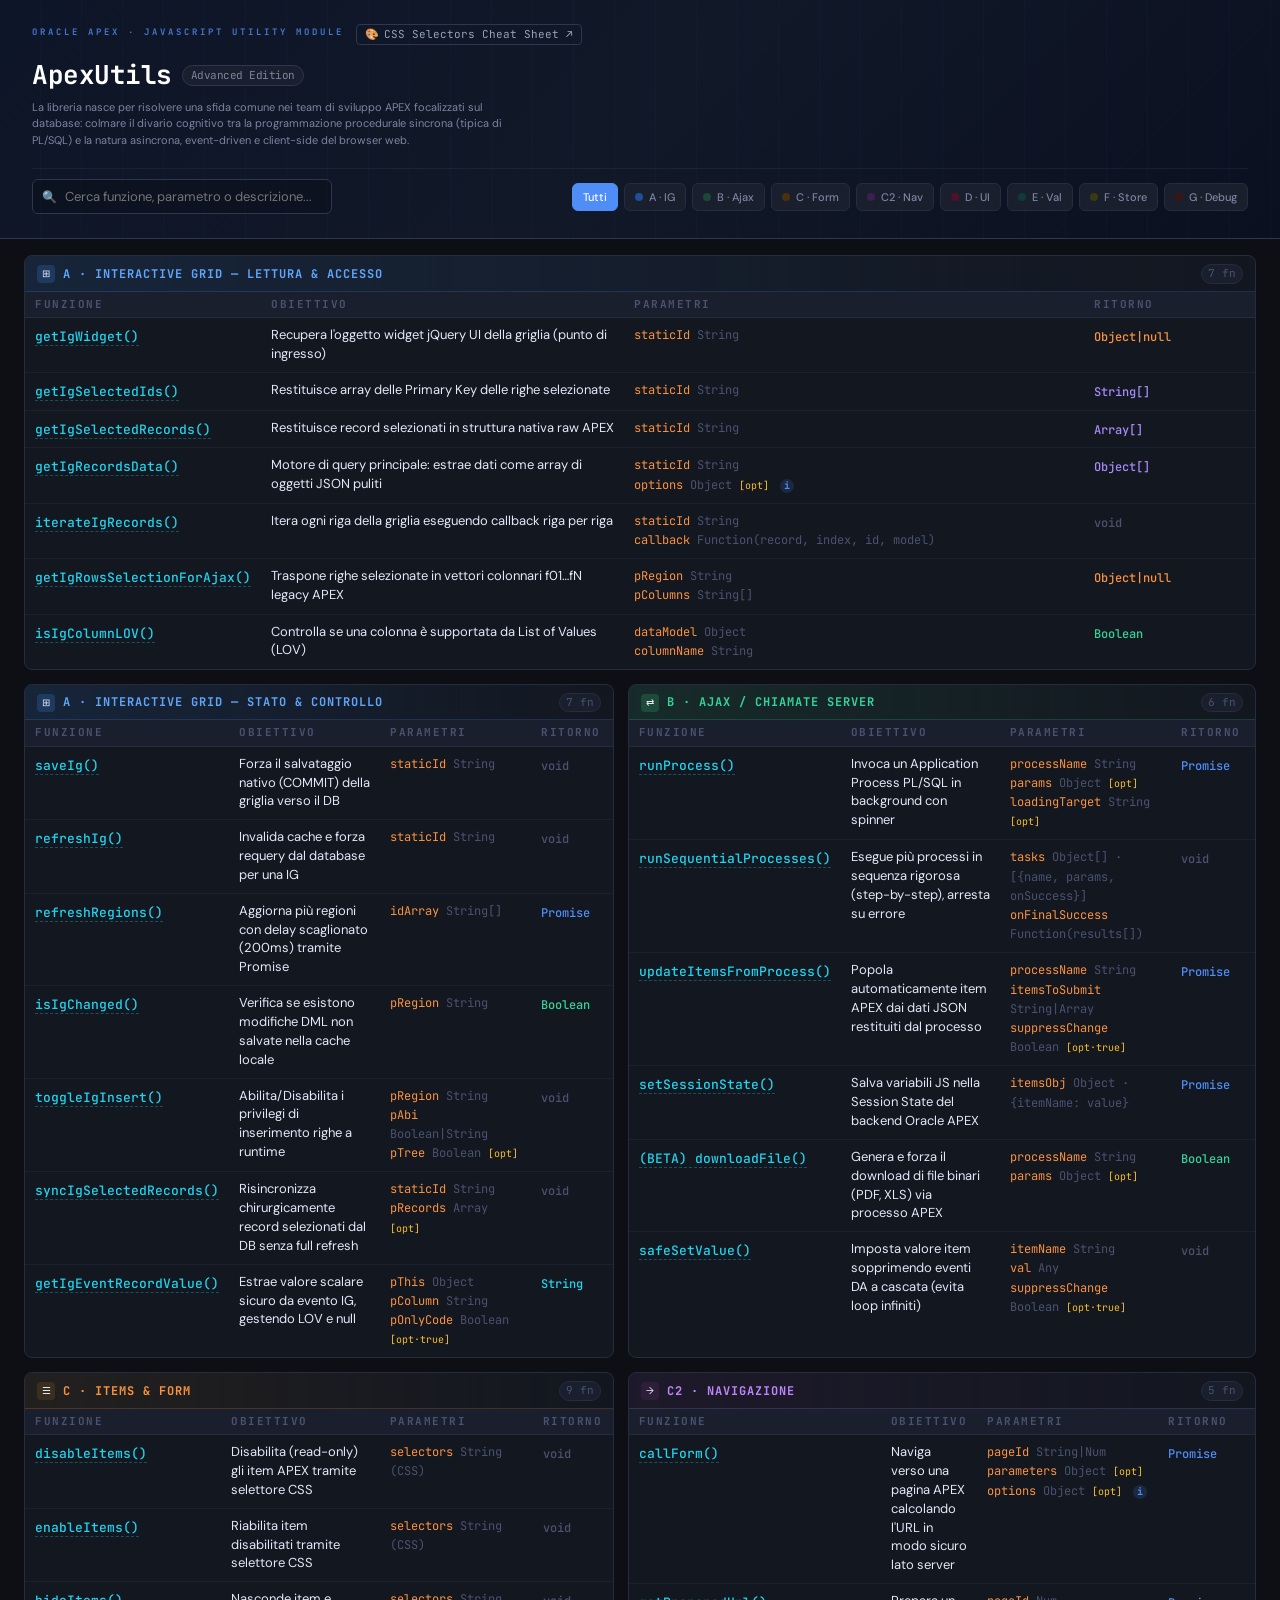
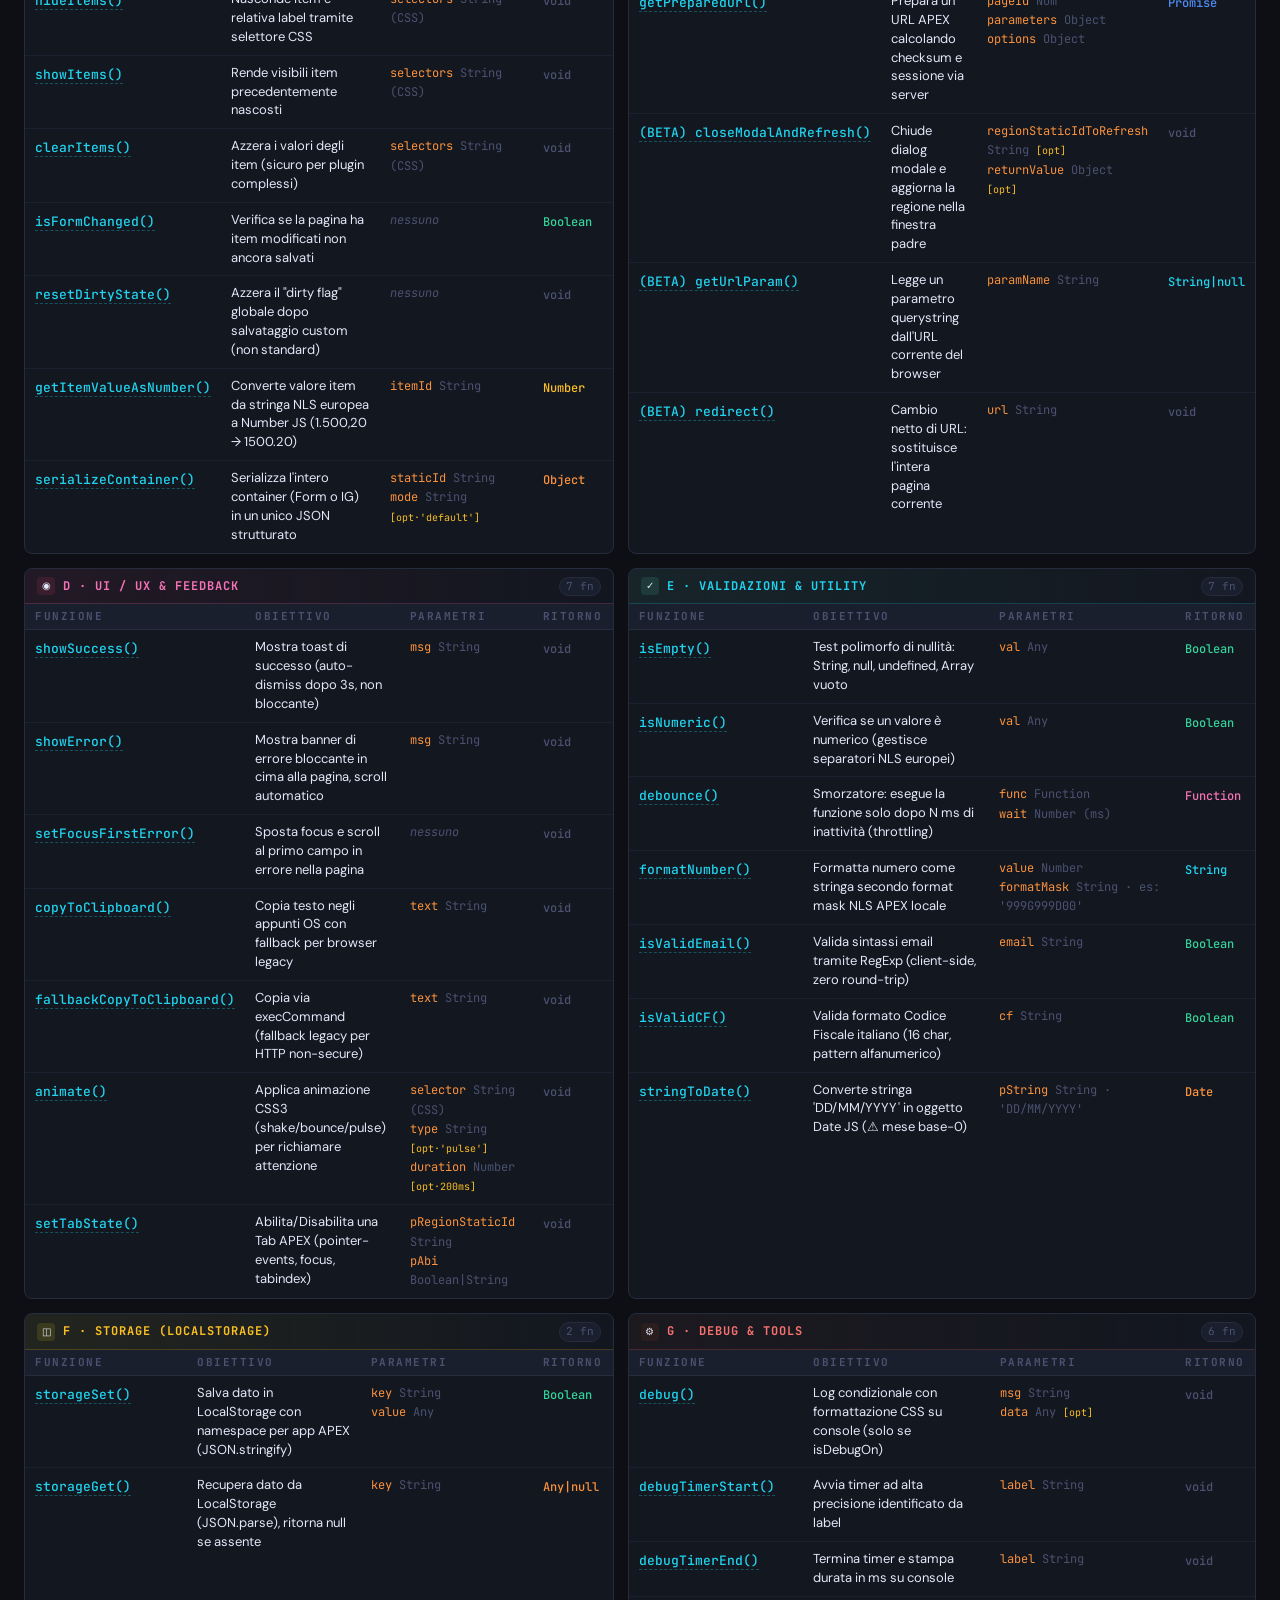
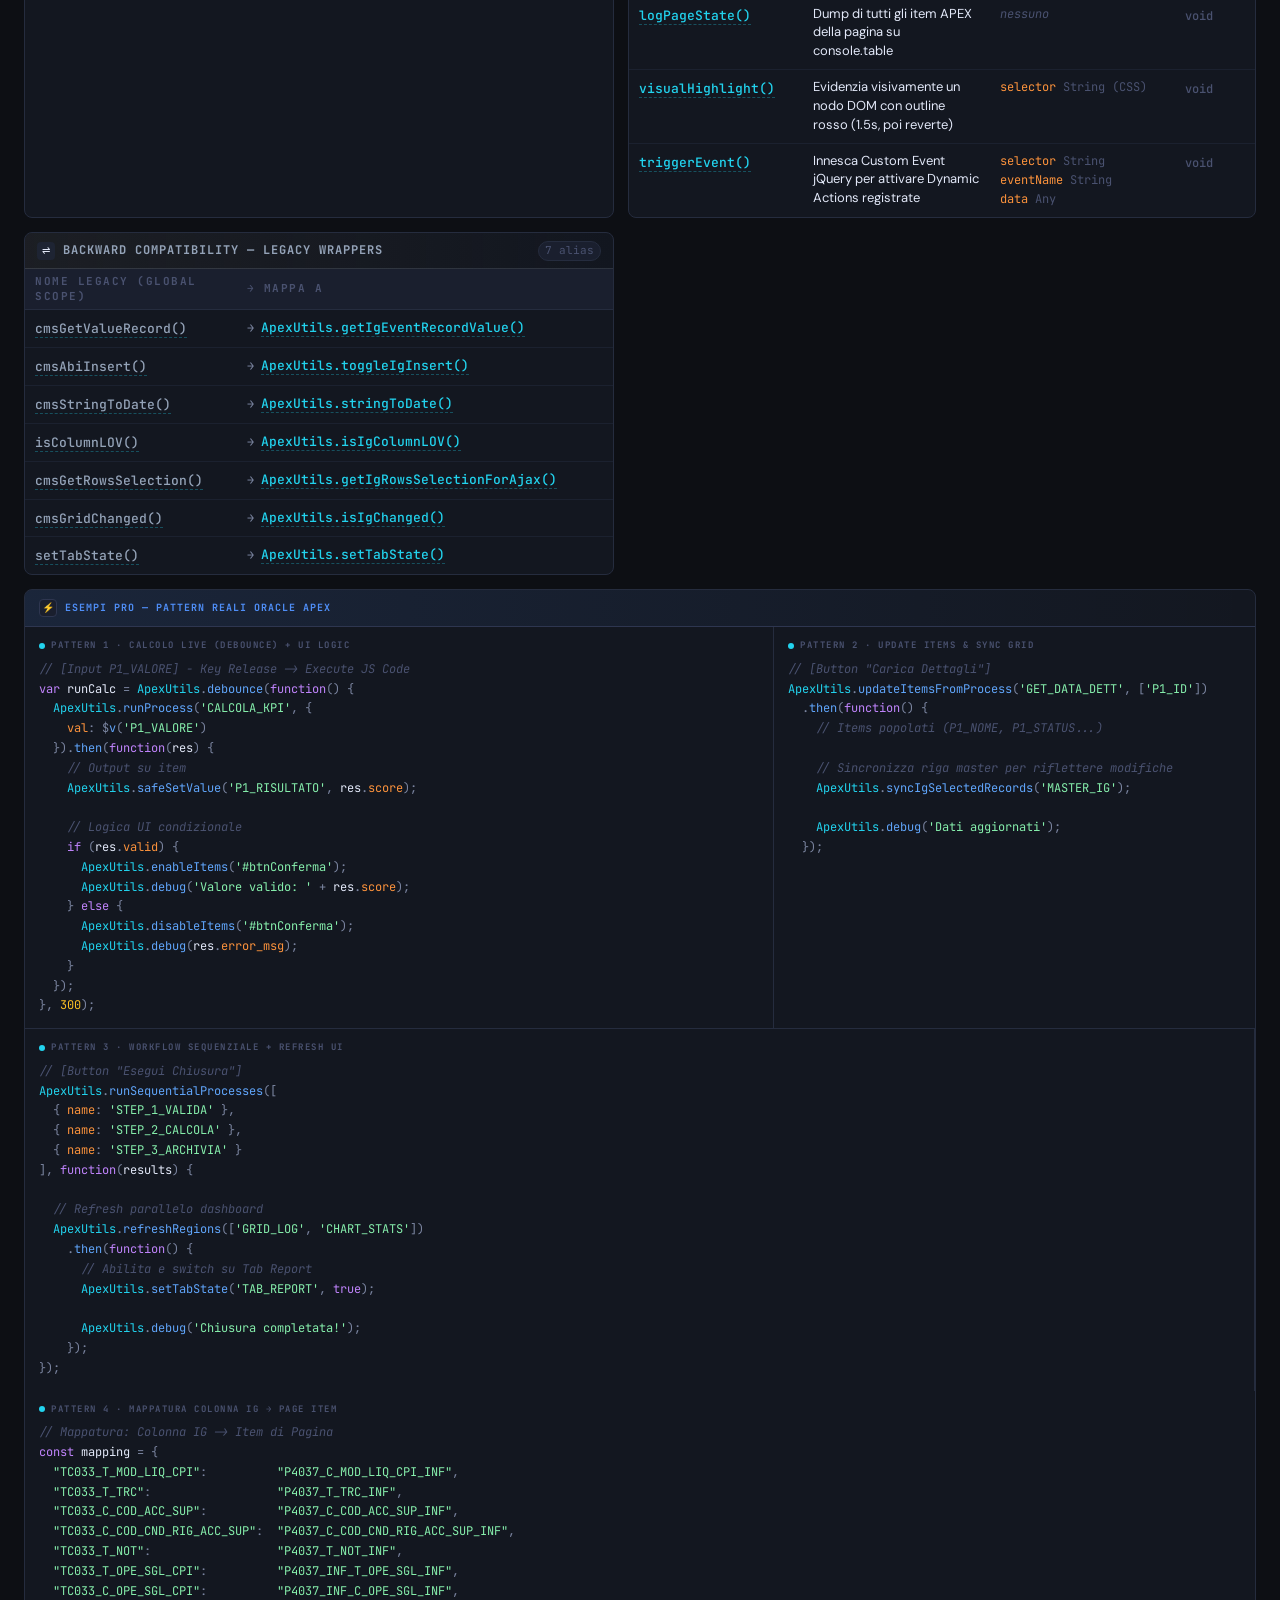
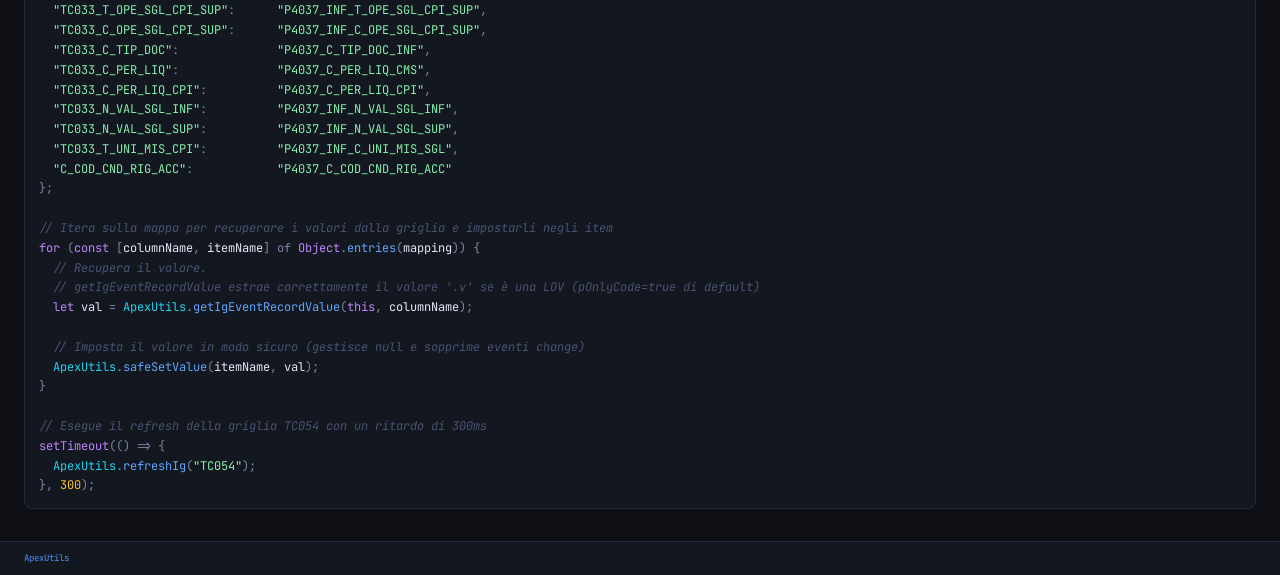
<file: index.html>
<!doctype html>
<html lang="it">
  <head>
    <meta charset="UTF-8" />
    <meta name="viewport" content="width=device-width, initial-scale=1.0" />
    <title>ApexUtils — Developer Cheat Sheet</title>
    <link rel="icon" href="favicon.svg" type="image/svg+xml" />
    <link href="https://fonts.googleapis.com/css2?family=JetBrains+Mono:wght@300;400;500;700&family=DM+Sans:wght@300;400;500;700&display=swap" rel="stylesheet" />
    <link rel="stylesheet" href="style.css" />
    <script src="script.js" defer></script>
  </head>
  <body>
    <!-- ── HEADER ──────────────────────────────────────────────────── -->
    <header>
      <div class="header-top">
        <div class="header-left">
          <div style="display: flex; align-items: center; gap: 12px; margin-bottom: 12px">
            <div class="header-badge">Oracle APEX · JavaScript Utility Module</div>
            <a
              href="cheatSheetCss.html"
              style="
                color: #94a3b8;
                text-decoration: none;
                font-family: 'JetBrains Mono', monospace;
                font-size: 11px;
                border: 1px solid #2e3650;
                padding: 2px 8px;
                border-radius: 4px;
                display: inline-flex;
                align-items: center;
                gap: 5px;
                transition: all 0.2s;
              "
              onmouseover="
                this.style.borderColor = '#5eead4';
                this.style.color = '#5eead4';
              "
              onmouseout="
                this.style.borderColor = '#2e3650';
                this.style.color = '#94a3b8';
              "
              ><span>🎨</span> CSS Selectors Cheat Sheet ↗</a
            >
          </div>
          <h1>
            ApexUtils
            <span class="ver">Advanced Edition</span>
          </h1>
          <p class="header-desc">
            La libreria nasce per risolvere una sfida comune nei team di sviluppo APEX focalizzati sul database: colmare il divario cognitivo tra la programmazione procedurale sincrona (tipica di PL/SQL) e la natura asincrona, event-driven e
            client-side del browser web.
          </p>
        </div>
      </div>

      <div class="header-controls">
        <div class="search-box">
          <span class="search-icon-symbol">🔍</span>
          <input type="text" id="searchInput" class="search-input" placeholder="Cerca funzione, parametro o descrizione..." />
        </div>

        <div class="section-legend">
          <button type="button" class="legend-item active" data-filter="all">Tutti</button>
          <button type="button" class="legend-item" data-filter="ig">
            <div class="legend-dot" style="background: #1d5096"></div>
            A · IG
          </button>
          <button type="button" class="legend-item" data-filter="ajax">
            <div class="legend-dot" style="background: #1a4a37"></div>
            B · Ajax
          </button>
          <button type="button" class="legend-item" data-filter="form">
            <div class="legend-dot" style="background: #4a3010"></div>
            C · Form
          </button>
          <button type="button" class="legend-item" data-filter="nav">
            <div class="legend-dot" style="background: #3a2050"></div>
            C2 · Nav
          </button>
          <button type="button" class="legend-item" data-filter="ui">
            <div class="legend-dot" style="background: #50102a"></div>
            D · UI
          </button>
          <button type="button" class="legend-item" data-filter="val">
            <div class="legend-dot" style="background: #103a3a"></div>
            E · Val
          </button>
          <button type="button" class="legend-item" data-filter="store">
            <div class="legend-dot" style="background: #3a3a10"></div>
            F · Store
          </button>
          <button type="button" class="legend-item" data-filter="debug">
            <div class="legend-dot" style="background: #3a1515"></div>
            G · Debug
          </button>
        </div>
      </div>
    </header>

    <!-- ── CHEAT SHEET GRID ─────────────────────────────────────────── -->
    <div class="sheet">
      <!-- ──────────────────────────────────────────────────────────── -->
      <!-- SEZIONE A: INTERACTIVE GRID                                  -->
      <!-- ──────────────────────────────────────────────────────────── -->
      <div class="section wide ig">
        <div class="section-header">
          <div class="section-icon">⊞</div>
          <span class="section-title">A · Interactive Grid — Lettura &amp; Accesso</span>
          <span class="section-count">7 fn</span>
        </div>
        <table>
          <thead>
            <tr>
              <th style="width: 18%">Funzione</th>
              <th style="width: 30%">Obiettivo</th>
              <th style="width: 38%">Parametri</th>
              <th style="width: 14%">Ritorno</th>
            </tr>
          </thead>
          <tbody>
            <tr>
              <td><span class="fn">getIgWidget()</span></td>
              <td class="fn-desc">Recupera l'oggetto widget jQuery UI della griglia (punto di ingresso)</td>
              <td class="params"><span class="param-name">staticId</span> <span class="param-type">String</span></td>
              <td><span class="ret ret-obj">Object|null</span></td>
            </tr>
            <tr>
              <td><span class="fn">getIgSelectedIds()</span></td>
              <td class="fn-desc">Restituisce array delle Primary Key delle righe selezionate</td>
              <td class="params"><span class="param-name">staticId</span> <span class="param-type">String</span></td>
              <td><span class="ret ret-arr">String[]</span></td>
            </tr>
            <tr>
              <td><span class="fn">getIgSelectedRecords()</span></td>
              <td class="fn-desc">Restituisce record selezionati in struttura nativa raw APEX</td>
              <td class="params"><span class="param-name">staticId</span> <span class="param-type">String</span></td>
              <td><span class="ret ret-arr">Array[]</span></td>
            </tr>
            <tr>
              <td><span class="fn">getIgRecordsData()</span></td>
              <td class="fn-desc">Motore di query principale: estrae dati come array di oggetti JSON puliti</td>
              <td class="params">
                <span class="param-name">staticId</span> <span class="param-type">String</span><br />
                <span class="param-name">options</span> <span class="param-type">Object</span> <span class="param-opt">[opt]</span>
                <span class="tooltip-trigger">
                  <span class="tooltip-icon">i</span>
                  <div class="tooltip-content">
                    <strong style="color: var(--text); font-size: 11px; display: block; margin-bottom: 6px">Struttura Oggetto Options:</strong>
                    <ul style="list-style: none; margin: 0; padding: 0; color: var(--text-muted); font-size: 11px; line-height: 1.5">
                      <li>• <code style="color: var(--accent-orange)">mode</code>: 'all' | 'selected' | 'modified'</li>
                      <li>• <code style="color: var(--accent-orange)">columns</code>: Array colonne da estrarre</li>
                      <li>• <code style="color: var(--accent-orange)">startIndex</code>: Indice di partenza (solo mode 'all')</li>
                      <li>• <code style="color: var(--accent-orange)">raw</code>: <span style="color: var(--accent-purple)">true</span> per record nativi, <span style="color: var(--accent-purple)">false</span> per oggetti JS</li>
                      <li>• <code style="color: var(--accent-orange)">filter</code>: Funzione di callback per filtro custom</li>
                    </ul>
                  </div>
                </span>
              </td>
              <td><span class="ret ret-arr">Object[]</span></td>
            </tr>
            <tr>
              <td><span class="fn">iterateIgRecords()</span></td>
              <td class="fn-desc">Itera ogni riga della griglia eseguendo callback riga per riga</td>
              <td class="params">
                <span class="param-name">staticId</span> <span class="param-type">String</span><br />
                <span class="param-name">callback</span> <span class="param-type">Function(record, index, id, model)</span>
              </td>
              <td><span class="ret ret-void">void</span></td>
            </tr>
            <tr>
              <td><span class="fn">getIgRowsSelectionForAjax()</span></td>
              <td class="fn-desc">Traspone righe selezionate in vettori colonnari f01…fN legacy APEX</td>
              <td class="params">
                <span class="param-name">pRegion</span> <span class="param-type">String</span><br />
                <span class="param-name">pColumns</span> <span class="param-type">String[]</span>
              </td>
              <td><span class="ret ret-obj">Object|null</span></td>
            </tr>
            <tr>
              <td><span class="fn">isIgColumnLOV()</span></td>
              <td class="fn-desc">Controlla se una colonna è supportata da List of Values (LOV)</td>
              <td class="params">
                <span class="param-name">dataModel</span> <span class="param-type">Object</span><br />
                <span class="param-name">columnName</span> <span class="param-type">String</span>
              </td>
              <td><span class="ret ret-bool">Boolean</span></td>
            </tr>
          </tbody>
        </table>
      </div>

      <!-- IG: Controllo & Stato -->
      <div class="section ig">
        <div class="section-header">
          <div class="section-icon">⊞</div>
          <span class="section-title">A · Interactive Grid — Stato &amp; Controllo</span>
          <span class="section-count">7 fn</span>
        </div>
        <table>
          <thead>
            <tr>
              <th style="width: 26%">Funzione</th>
              <th style="width: 30%">Obiettivo</th>
              <th style="width: 30%">Parametri</th>
              <th style="width: 14%">Ritorno</th>
            </tr>
          </thead>
          <tbody>
            <tr>
              <td><span class="fn">saveIg()</span></td>
              <td class="fn-desc">Forza il salvataggio nativo (COMMIT) della griglia verso il DB</td>
              <td class="params"><span class="param-name">staticId</span> <span class="param-type">String</span></td>
              <td><span class="ret ret-void">void</span></td>
            </tr>
            <tr>
              <td><span class="fn">refreshIg()</span></td>
              <td class="fn-desc">Invalida cache e forza requery dal database per una IG</td>
              <td class="params"><span class="param-name">staticId</span> <span class="param-type">String</span></td>
              <td><span class="ret ret-void">void</span></td>
            </tr>
            <tr>
              <td><span class="fn">refreshRegions()</span></td>
              <td class="fn-desc">Aggiorna più regioni con delay scaglionato (200ms) tramite Promise</td>
              <td class="params"><span class="param-name">idArray</span> <span class="param-type">String[]</span></td>
              <td><span class="ret ret-promise">Promise</span></td>
            </tr>
            <tr>
              <td><span class="fn">isIgChanged()</span></td>
              <td class="fn-desc">Verifica se esistono modifiche DML non salvate nella cache locale</td>
              <td class="params"><span class="param-name">pRegion</span> <span class="param-type">String</span></td>
              <td><span class="ret ret-bool">Boolean</span></td>
            </tr>
            <tr>
              <td><span class="fn">toggleIgInsert()</span></td>
              <td class="fn-desc">Abilita/Disabilita i privilegi di inserimento righe a runtime</td>
              <td class="params">
                <span class="param-name">pRegion</span> <span class="param-type">String</span><br />
                <span class="param-name">pAbi</span> <span class="param-type">Boolean|String</span><br />
                <span class="param-name">pTree</span> <span class="param-type">Boolean</span> <span class="param-opt">[opt]</span>
              </td>
              <td><span class="ret ret-void">void</span></td>
            </tr>
            <tr>
              <td><span class="fn">syncIgSelectedRecords()</span></td>
              <td class="fn-desc">Risincronizza chirurgicamente record selezionati dal DB senza full refresh</td>
              <td class="params">
                <span class="param-name">staticId</span> <span class="param-type">String</span><br />
                <span class="param-name">pRecords</span> <span class="param-type">Array</span> <span class="param-opt">[opt]</span>
              </td>
              <td><span class="ret ret-void">void</span></td>
            </tr>
            <tr>
              <td><span class="fn">getIgEventRecordValue()</span></td>
              <td class="fn-desc">Estrae valore scalare sicuro da evento IG, gestendo LOV e null</td>
              <td class="params">
                <span class="param-name">pThis</span> <span class="param-type">Object</span><br />
                <span class="param-name">pColumn</span> <span class="param-type">String</span><br />
                <span class="param-name">pOnlyCode</span> <span class="param-type">Boolean</span> <span class="param-opt">[opt·true]</span>
              </td>
              <td><span class="ret ret-str">String</span></td>
            </tr>
          </tbody>
        </table>
      </div>

      <!-- ──────────────────────────────────────────────────────────── -->
      <!-- SEZIONE B: AJAX / SERVER                                     -->
      <!-- ──────────────────────────────────────────────────────────── -->
      <div class="section ajax">
        <div class="section-header">
          <div class="section-icon">⇄</div>
          <span class="section-title">B · AJAX / Chiamate Server</span>
          <span class="section-count">6 fn</span>
        </div>
        <table>
          <thead>
            <tr>
              <th style="width: 26%">Funzione</th>
              <th style="width: 30%">Obiettivo</th>
              <th style="width: 30%">Parametri</th>
              <th style="width: 14%">Ritorno</th>
            </tr>
          </thead>
          <tbody>
            <tr>
              <td><span class="fn">runProcess()</span></td>
              <td class="fn-desc">Invoca un Application Process PL/SQL in background con spinner</td>
              <td class="params">
                <span class="param-name">processName</span> <span class="param-type">String</span><br />
                <span class="param-name">params</span> <span class="param-type">Object</span> <span class="param-opt">[opt]</span><br />
                <span class="param-name">loadingTarget</span> <span class="param-type">String</span> <span class="param-opt">[opt]</span>
              </td>
              <td><span class="ret ret-promise">Promise</span></td>
            </tr>
            <tr>
              <td><span class="fn">runSequentialProcesses()</span></td>
              <td class="fn-desc">Esegue più processi in sequenza rigorosa (step-by-step), arresta su errore</td>
              <td class="params">
                <span class="param-name">tasks</span> <span class="param-type">Object[]</span> <span class="param-type">· [{name, params, onSuccess}]</span><br />
                <span class="param-name">onFinalSuccess</span> <span class="param-type">Function(results[])</span>
              </td>
              <td><span class="ret ret-void">void</span></td>
            </tr>
            <tr>
              <td><span class="fn">updateItemsFromProcess()</span></td>
              <td class="fn-desc">Popola automaticamente item APEX dai dati JSON restituiti dal processo</td>
              <td class="params">
                <span class="param-name">processName</span> <span class="param-type">String</span><br />
                <span class="param-name">itemsToSubmit</span> <span class="param-type">String|Array</span><br />
                <span class="param-name">suppressChange</span> <span class="param-type">Boolean</span> <span class="param-opt">[opt·true]</span>
              </td>
              <td><span class="ret ret-promise">Promise</span></td>
            </tr>
            <tr>
              <td><span class="fn">setSessionState()</span></td>
              <td class="fn-desc">Salva variabili JS nella Session State del backend Oracle APEX</td>
              <td class="params"><span class="param-name">itemsObj</span> <span class="param-type">Object</span> <span class="param-type">· {itemName: value}</span></td>
              <td><span class="ret ret-promise">Promise</span></td>
            </tr>
            <tr>
              <td><span class="fn">(BETA) downloadFile()</span></td>
              <td class="fn-desc">Genera e forza il download di file binari (PDF, XLS) via processo APEX</td>
              <td class="params">
                <span class="param-name">processName</span> <span class="param-type">String</span><br />
                <span class="param-name">params</span> <span class="param-type">Object</span> <span class="param-opt">[opt]</span>
              </td>
              <td><span class="ret ret-bool">Boolean</span></td>
            </tr>
            <tr>
              <td><span class="fn">safeSetValue()</span></td>
              <td class="fn-desc">Imposta valore item sopprimendo eventi DA a cascata (evita loop infiniti)</td>
              <td class="params">
                <span class="param-name">itemName</span> <span class="param-type">String</span><br />
                <span class="param-name">val</span> <span class="param-type">Any</span><br />
                <span class="param-name">suppressChange</span> <span class="param-type">Boolean</span> <span class="param-opt">[opt·true]</span>
              </td>
              <td><span class="ret ret-void">void</span></td>
            </tr>
          </tbody>
        </table>
      </div>

      <!-- ──────────────────────────────────────────────────────────── -->
      <!-- SEZIONE C: ITEMS & FORM                                      -->
      <!-- ──────────────────────────────────────────────────────────── -->
      <div class="section form">
        <div class="section-header">
          <div class="section-icon">☰</div>
          <span class="section-title">C · Items &amp; Form</span>
          <span class="section-count">9 fn</span>
        </div>
        <table>
          <thead>
            <tr>
              <th style="width: 28%">Funzione</th>
              <th style="width: 30%">Obiettivo</th>
              <th style="width: 30%">Parametri</th>
              <th style="width: 12%">Ritorno</th>
            </tr>
          </thead>
          <tbody>
            <tr>
              <td><span class="fn">disableItems()</span></td>
              <td class="fn-desc">Disabilita (read-only) gli item APEX tramite selettore CSS</td>
              <td class="params"><span class="param-name">selectors</span> <span class="param-type">String (CSS)</span></td>
              <td><span class="ret ret-void">void</span></td>
            </tr>
            <tr>
              <td><span class="fn">enableItems()</span></td>
              <td class="fn-desc">Riabilita item disabilitati tramite selettore CSS</td>
              <td class="params"><span class="param-name">selectors</span> <span class="param-type">String (CSS)</span></td>
              <td><span class="ret ret-void">void</span></td>
            </tr>
            <tr>
              <td><span class="fn">hideItems()</span></td>
              <td class="fn-desc">Nasconde item e relativa label tramite selettore CSS</td>
              <td class="params"><span class="param-name">selectors</span> <span class="param-type">String (CSS)</span></td>
              <td><span class="ret ret-void">void</span></td>
            </tr>
            <tr>
              <td><span class="fn">showItems()</span></td>
              <td class="fn-desc">Rende visibili item precedentemente nascosti</td>
              <td class="params"><span class="param-name">selectors</span> <span class="param-type">String (CSS)</span></td>
              <td><span class="ret ret-void">void</span></td>
            </tr>
            <tr>
              <td><span class="fn">clearItems()</span></td>
              <td class="fn-desc">Azzera i valori degli item (sicuro per plugin complessi)</td>
              <td class="params"><span class="param-name">selectors</span> <span class="param-type">String (CSS)</span></td>
              <td><span class="ret ret-void">void</span></td>
            </tr>
            <tr>
              <td><span class="fn">isFormChanged()</span></td>
              <td class="fn-desc">Verifica se la pagina ha item modificati non ancora salvati</td>
              <td class="params"><em style="color: var(--text-dim)">nessuno</em></td>
              <td><span class="ret ret-bool">Boolean</span></td>
            </tr>
            <tr>
              <td><span class="fn">resetDirtyState()</span></td>
              <td class="fn-desc">Azzera il "dirty flag" globale dopo salvataggio custom (non standard)</td>
              <td class="params"><em style="color: var(--text-dim)">nessuno</em></td>
              <td><span class="ret ret-void">void</span></td>
            </tr>
            <tr>
              <td><span class="fn">getItemValueAsNumber()</span></td>
              <td class="fn-desc">Converte valore item da stringa NLS europea a Number JS (1.500,20 → 1500.20)</td>
              <td class="params"><span class="param-name">itemId</span> <span class="param-type">String</span></td>
              <td><span class="ret ret-num">Number</span></td>
            </tr>
            <tr>
              <td><span class="fn">serializeContainer()</span></td>
              <td class="fn-desc">Serializza l'intero container (Form o IG) in un unico JSON strutturato</td>
              <td class="params">
                <span class="param-name">staticId</span> <span class="param-type">String</span><br />
                <span class="param-name">mode</span> <span class="param-type">String</span> <span class="param-opt">[opt·'default']</span>
              </td>
              <td><span class="ret ret-obj">Object</span></td>
            </tr>
          </tbody>
        </table>
      </div>

      <!-- ──────────────────────────────────────────────────────────── -->
      <!-- SEZIONE C2: NAVIGAZIONE                                      -->
      <!-- ──────────────────────────────────────────────────────────── -->
      <div class="section nav">
        <div class="section-header">
          <div class="section-icon">→</div>
          <span class="section-title">C2 · Navigazione</span>
          <span class="section-count">5 fn</span>
        </div>
        <table>
          <thead>
            <tr>
              <th style="width: 28%">Funzione</th>
              <th style="width: 30%">Obiettivo</th>
              <th style="width: 30%">Parametri</th>
              <th style="width: 12%">Ritorno</th>
            </tr>
          </thead>
          <tbody>
            <tr>
              <td><span class="fn">callForm()</span></td>
              <td class="fn-desc">Naviga verso una pagina APEX calcolando l'URL in modo sicuro lato server</td>
              <td class="params">
                <span class="param-name">pageId</span> <span class="param-type">String|Num</span><br />
                <span class="param-name">parameters</span> <span class="param-type">Object</span> <span class="param-opt">[opt]</span><br />
                <span class="param-name">options</span> <span class="param-type">Object</span> <span class="param-opt">[opt]</span>
                <span class="tooltip-trigger">
                  <span class="tooltip-icon">i</span>
                  <div class="tooltip-content">
                    <strong style="color: var(--text); font-size: 11px; display: block; margin-bottom: 6px">Proprietà Options:</strong>
                    <ul style="list-style: none; margin: 0; padding: 0; color: var(--text-muted); font-size: 11px; line-height: 1.5">
                      <li>• <code style="color: var(--accent-orange)">mode</code>: 'new' (default) | 'same' (stessa sessione)</li>
                      <li>• <code style="color: var(--accent-orange)">modSes</code>: Gestione sessione (default: 'CLONE')</li>
                      <li>• <code style="color: var(--accent-orange)">clearCache</code>: Stringa ID pagine da pulire</li>
                      <li>• <code style="color: var(--accent-orange)">resetIg</code>: <span style="color: var(--accent-purple)">true</span> per resettare le IG target</li>
                    </ul>
                  </div>
                </span>
              </td>
              <td><span class="ret ret-promise">Promise</span></td>
            </tr>
            <tr>
              <td><span class="fn">getPreparedUrl()</span></td>
              <td class="fn-desc">Prepara un URL APEX calcolando checksum e sessione via server</td>
              <td class="params">
                <span class="param-name">pageId</span> <span class="param-type">Num</span><br />
                <span class="param-name">parameters</span> <span class="param-type">Object</span><br />
                <span class="param-name">options</span> <span class="param-type">Object</span>
              </td>
              <td><span class="ret ret-promise">Promise</span></td>
            </tr>
            <tr>
              <td><span class="fn">(BETA) closeModalAndRefresh()</span></td>
              <td class="fn-desc">Chiude dialog modale e aggiorna la regione nella finestra padre</td>
              <td class="params">
                <span class="param-name">regionStaticIdToRefresh</span> <span class="param-type">String</span> <span class="param-opt">[opt]</span><br />
                <span class="param-name">returnValue</span> <span class="param-type">Object</span> <span class="param-opt">[opt]</span>
              </td>
              <td><span class="ret ret-void">void</span></td>
            </tr>
            <tr>
              <td><span class="fn">(BETA) getUrlParam()</span></td>
              <td class="fn-desc">Legge un parametro querystring dall'URL corrente del browser</td>
              <td class="params"><span class="param-name">paramName</span> <span class="param-type">String</span></td>
              <td><span class="ret ret-str">String|null</span></td>
            </tr>
            <tr>
              <td><span class="fn">(BETA) redirect()</span></td>
              <td class="fn-desc">Cambio netto di URL: sostituisce l'intera pagina corrente</td>
              <td class="params"><span class="param-name">url</span> <span class="param-type">String</span></td>
              <td><span class="ret ret-void">void</span></td>
            </tr>
          </tbody>
        </table>
      </div>

      <!-- ──────────────────────────────────────────────────────────── -->
      <!-- SEZIONE D: UI / UX & FEEDBACK                               -->
      <!-- ──────────────────────────────────────────────────────────── -->
      <div class="section ui">
        <div class="section-header">
          <div class="section-icon">◉</div>
          <span class="section-title">D · UI / UX &amp; Feedback</span>
          <span class="section-count">7 fn</span>
        </div>
        <table>
          <thead>
            <tr>
              <th style="width: 28%">Funzione</th>
              <th style="width: 30%">Obiettivo</th>
              <th style="width: 30%">Parametri</th>
              <th style="width: 12%">Ritorno</th>
            </tr>
          </thead>
          <tbody>
            <tr>
              <td><span class="fn">showSuccess()</span></td>
              <td class="fn-desc">Mostra toast di successo (auto-dismiss dopo 3s, non bloccante)</td>
              <td class="params"><span class="param-name">msg</span> <span class="param-type">String</span></td>
              <td><span class="ret ret-void">void</span></td>
            </tr>
            <tr>
              <td><span class="fn">showError()</span></td>
              <td class="fn-desc">Mostra banner di errore bloccante in cima alla pagina, scroll automatico</td>
              <td class="params"><span class="param-name">msg</span> <span class="param-type">String</span></td>
              <td><span class="ret ret-void">void</span></td>
            </tr>
            <tr>
              <td><span class="fn">setFocusFirstError()</span></td>
              <td class="fn-desc">Sposta focus e scroll al primo campo in errore nella pagina</td>
              <td class="params"><em style="color: var(--text-dim)">nessuno</em></td>
              <td><span class="ret ret-void">void</span></td>
            </tr>
            <tr>
              <td><span class="fn">copyToClipboard()</span></td>
              <td class="fn-desc">Copia testo negli appunti OS con fallback per browser legacy</td>
              <td class="params"><span class="param-name">text</span> <span class="param-type">String</span></td>
              <td><span class="ret ret-void">void</span></td>
            </tr>
            <tr>
              <td><span class="fn">fallbackCopyToClipboard()</span></td>
              <td class="fn-desc">Copia via execCommand (fallback legacy per HTTP non-secure)</td>
              <td class="params"><span class="param-name">text</span> <span class="param-type">String</span></td>
              <td><span class="ret ret-void">void</span></td>
            </tr>
            <tr>
              <td><span class="fn">animate()</span></td>
              <td class="fn-desc">Applica animazione CSS3 (shake/bounce/pulse) per richiamare attenzione</td>
              <td class="params">
                <span class="param-name">selector</span> <span class="param-type">String (CSS)</span><br />
                <span class="param-name">type</span> <span class="param-type">String</span> <span class="param-opt">[opt·'pulse']</span><br />
                <span class="param-name">duration</span> <span class="param-type">Number</span> <span class="param-opt">[opt·200ms]</span>
              </td>
              <td><span class="ret ret-void">void</span></td>
            </tr>
            <tr>
              <td><span class="fn">setTabState()</span></td>
              <td class="fn-desc">Abilita/Disabilita una Tab APEX (pointer-events, focus, tabindex)</td>
              <td class="params">
                <span class="param-name">pRegionStaticId</span> <span class="param-type">String</span><br />
                <span class="param-name">pAbi</span> <span class="param-type">Boolean|String</span>
              </td>
              <td><span class="ret ret-void">void</span></td>
            </tr>
          </tbody>
        </table>
      </div>

      <!-- ──────────────────────────────────────────────────────────── -->
      <!-- SEZIONE E: VALIDAZIONI & UTILITY                             -->
      <!-- ──────────────────────────────────────────────────────────── -->
      <div class="section val">
        <div class="section-header">
          <div class="section-icon">✓</div>
          <span class="section-title">E · Validazioni &amp; Utility</span>
          <span class="section-count">7 fn</span>
        </div>
        <table>
          <thead>
            <tr>
              <th style="width: 28%">Funzione</th>
              <th style="width: 30%">Obiettivo</th>
              <th style="width: 30%">Parametri</th>
              <th style="width: 12%">Ritorno</th>
            </tr>
          </thead>
          <tbody>
            <tr>
              <td><span class="fn">isEmpty()</span></td>
              <td class="fn-desc">Test polimorfo di nullità: String, null, undefined, Array vuoto</td>
              <td class="params"><span class="param-name">val</span> <span class="param-type">Any</span></td>
              <td><span class="ret ret-bool">Boolean</span></td>
            </tr>
            <tr>
              <td><span class="fn">isNumeric()</span></td>
              <td class="fn-desc">Verifica se un valore è numerico (gestisce separatori NLS europei)</td>
              <td class="params"><span class="param-name">val</span> <span class="param-type">Any</span></td>
              <td><span class="ret ret-bool">Boolean</span></td>
            </tr>
            <tr>
              <td><span class="fn">debounce()</span></td>
              <td class="fn-desc">Smorzatore: esegue la funzione solo dopo N ms di inattività (throttling)</td>
              <td class="params">
                <span class="param-name">func</span> <span class="param-type">Function</span><br />
                <span class="param-name">wait</span> <span class="param-type">Number (ms)</span>
              </td>
              <td><span class="ret ret-fn">Function</span></td>
            </tr>
            <tr>
              <td><span class="fn">formatNumber()</span></td>
              <td class="fn-desc">Formatta numero come stringa secondo format mask NLS APEX locale</td>
              <td class="params">
                <span class="param-name">value</span> <span class="param-type">Number</span><br />
                <span class="param-name">formatMask</span> <span class="param-type">String</span> <span class="param-type">· es: '999G999D00'</span>
              </td>
              <td><span class="ret ret-str">String</span></td>
            </tr>
            <tr>
              <td><span class="fn">isValidEmail()</span></td>
              <td class="fn-desc">Valida sintassi email tramite RegExp (client-side, zero round-trip)</td>
              <td class="params"><span class="param-name">email</span> <span class="param-type">String</span></td>
              <td><span class="ret ret-bool">Boolean</span></td>
            </tr>
            <tr>
              <td><span class="fn">isValidCF()</span></td>
              <td class="fn-desc">Valida formato Codice Fiscale italiano (16 char, pattern alfanumerico)</td>
              <td class="params"><span class="param-name">cf</span> <span class="param-type">String</span></td>
              <td><span class="ret ret-bool">Boolean</span></td>
            </tr>
            <tr>
              <td><span class="fn">stringToDate()</span></td>
              <td class="fn-desc">Converte stringa 'DD/MM/YYYY' in oggetto Date JS (⚠ mese base-0)</td>
              <td class="params"><span class="param-name">pString</span> <span class="param-type">String</span> <span class="param-type">· 'DD/MM/YYYY'</span></td>
              <td><span class="ret ret-obj">Date</span></td>
            </tr>
          </tbody>
        </table>
      </div>

      <!-- ──────────────────────────────────────────────────────────── -->
      <!-- SEZIONE F: STORAGE + G: DEBUG                               -->
      <!-- ──────────────────────────────────────────────────────────── -->
      <div class="section store">
        <div class="section-header">
          <div class="section-icon">◫</div>
          <span class="section-title">F · Storage (LocalStorage)</span>
          <span class="section-count">2 fn</span>
        </div>
        <table>
          <thead>
            <tr>
              <th style="width: 28%">Funzione</th>
              <th style="width: 30%">Obiettivo</th>
              <th style="width: 30%">Parametri</th>
              <th style="width: 12%">Ritorno</th>
            </tr>
          </thead>
          <tbody>
            <tr>
              <td><span class="fn">storageSet()</span></td>
              <td class="fn-desc">Salva dato in LocalStorage con namespace per app APEX (JSON.stringify)</td>
              <td class="params">
                <span class="param-name">key</span> <span class="param-type">String</span><br />
                <span class="param-name">value</span> <span class="param-type">Any</span>
              </td>
              <td><span class="ret ret-bool">Boolean</span></td>
            </tr>
            <tr>
              <td><span class="fn">storageGet()</span></td>
              <td class="fn-desc">Recupera dato da LocalStorage (JSON.parse), ritorna null se assente</td>
              <td class="params"><span class="param-name">key</span> <span class="param-type">String</span></td>
              <td><span class="ret ret-obj">Any|null</span></td>
            </tr>
          </tbody>
        </table>
      </div>

      <div class="section debug">
        <div class="section-header">
          <div class="section-icon">⚙</div>
          <span class="section-title">G · Debug &amp; Tools</span>
          <span class="section-count">6 fn</span>
        </div>
        <table>
          <thead>
            <tr>
              <th style="width: 28%">Funzione</th>
              <th style="width: 30%">Obiettivo</th>
              <th style="width: 30%">Parametri</th>
              <th style="width: 12%">Ritorno</th>
            </tr>
          </thead>
          <tbody>
            <tr>
              <td><span class="fn">debug()</span></td>
              <td class="fn-desc">Log condizionale con formattazione CSS su console (solo se isDebugOn)</td>
              <td class="params">
                <span class="param-name">msg</span> <span class="param-type">String</span><br />
                <span class="param-name">data</span> <span class="param-type">Any</span> <span class="param-opt">[opt]</span>
              </td>
              <td><span class="ret ret-void">void</span></td>
            </tr>
            <tr>
              <td><span class="fn">debugTimerStart()</span></td>
              <td class="fn-desc">Avvia timer ad alta precisione identificato da label</td>
              <td class="params"><span class="param-name">label</span> <span class="param-type">String</span></td>
              <td><span class="ret ret-void">void</span></td>
            </tr>
            <tr>
              <td><span class="fn">debugTimerEnd()</span></td>
              <td class="fn-desc">Termina timer e stampa durata in ms su console</td>
              <td class="params"><span class="param-name">label</span> <span class="param-type">String</span></td>
              <td><span class="ret ret-void">void</span></td>
            </tr>
            <tr>
              <td><span class="fn">logPageState()</span></td>
              <td class="fn-desc">Dump di tutti gli item APEX della pagina su console.table</td>
              <td class="params"><em style="color: var(--text-dim)">nessuno</em></td>
              <td><span class="ret ret-void">void</span></td>
            </tr>
            <tr>
              <td><span class="fn">visualHighlight()</span></td>
              <td class="fn-desc">Evidenzia visivamente un nodo DOM con outline rosso (1.5s, poi reverte)</td>
              <td class="params"><span class="param-name">selector</span> <span class="param-type">String (CSS)</span></td>
              <td><span class="ret ret-void">void</span></td>
            </tr>
            <tr>
              <td><span class="fn">triggerEvent()</span></td>
              <td class="fn-desc">Innesca Custom Event jQuery per attivare Dynamic Actions registrate</td>
              <td class="params">
                <span class="param-name">selector</span> <span class="param-type">String</span><br />
                <span class="param-name">eventName</span> <span class="param-type">String</span><br />
                <span class="param-name">data</span> <span class="param-type">Any</span>
              </td>
              <td><span class="ret ret-void">void</span></td>
            </tr>
          </tbody>
        </table>
      </div>

      <!-- ──────────────────────────────────────────────────────────── -->
      <!-- BACKWARD COMPATIBILITY WRAPPERS                             -->
      <!-- ──────────────────────────────────────────────────────────── -->
      <div class="section compat">
        <div class="section-header">
          <div class="section-icon">⇌</div>
          <span class="section-title">Backward Compatibility — Legacy Wrappers</span>
          <span class="section-count">7 alias</span>
        </div>
        <table>
          <thead>
            <tr>
              <th style="width: 36%">Nome Legacy (Global Scope)</th>
              <th>→ Mappa a</th>
            </tr>
          </thead>
          <tbody>
            <tr>
              <td><span class="fn" style="color: #94a3b8">cmsGetValueRecord()</span></td>
              <td class="params">→ <span class="fn">ApexUtils.getIgEventRecordValue()</span></td>
            </tr>
            <tr>
              <td><span class="fn" style="color: #94a3b8">cmsAbiInsert()</span></td>
              <td class="params">→ <span class="fn">ApexUtils.toggleIgInsert()</span></td>
            </tr>
            <tr>
              <td><span class="fn" style="color: #94a3b8">cmsStringToDate()</span></td>
              <td class="params">→ <span class="fn">ApexUtils.stringToDate()</span></td>
            </tr>
            <tr>
              <td><span class="fn" style="color: #94a3b8">isColumnLOV()</span></td>
              <td class="params">→ <span class="fn">ApexUtils.isIgColumnLOV()</span></td>
            </tr>
            <tr>
              <td><span class="fn" style="color: #94a3b8">cmsGetRowsSelection()</span></td>
              <td class="params">→ <span class="fn">ApexUtils.getIgRowsSelectionForAjax()</span></td>
            </tr>
            <tr>
              <td><span class="fn" style="color: #94a3b8">cmsGridChanged()</span></td>
              <td class="params">→ <span class="fn">ApexUtils.isIgChanged()</span></td>
            </tr>
            <tr>
              <td><span class="fn" style="color: #94a3b8">setTabState()</span></td>
              <td class="params">→ <span class="fn">ApexUtils.setTabState()</span></td>
            </tr>
          </tbody>
        </table>
      </div>

      <!-- ──────────────────────────────────────────────────────────── -->
      <!-- ESEMPI PRO                                                   -->
      <!-- ──────────────────────────────────────────────────────────── -->
      <div class="examples-section">
        <div class="examples-header">
          <div class="section-icon" style="background: #1a1f2e; border: 1px solid #2e3650">⚡</div>
          <span class="examples-title">Esempi Pro — Pattern Reali Oracle APEX</span>
        </div>
        <div class="examples-body">
          <div class="example-block">
            <div class="example-label">Pattern 1 · Calcolo Live (Debounce) + UI Logic</div>
            <pre><span class="cmt">// [Input P1_VALORE] - Key Release -> Execute JS Code</span>
<span class="kw">var</span> <span class="var-c">runCalc</span> = <span class="fn-c">ApexUtils</span>.<span class="method">debounce</span>(<span class="kw">function</span>() {
  <span class="fn-c">ApexUtils</span>.<span class="method">runProcess</span>(<span class="str">'CALCOLA_KPI'</span>, {
    <span class="prop">val</span>: $<span class="method">v</span>(<span class="str">'P1_VALORE'</span>)
  }).<span class="method">then</span>(<span class="kw">function</span>(<span class="var-c">res</span>) {
    <span class="cmt">// Output su item</span>
    <span class="fn-c">ApexUtils</span>.<span class="method">safeSetValue</span>(<span class="str">'P1_RISULTATO'</span>, <span class="var-c">res</span>.<span class="prop">score</span>);

    <span class="cmt">// Logica UI condizionale</span>
    <span class="kw">if</span> (<span class="var-c">res</span>.<span class="prop">valid</span>) {
      <span class="fn-c">ApexUtils</span>.<span class="method">enableItems</span>(<span class="str">'#btnConferma'</span>);
      <span class="fn-c">ApexUtils</span>.<span class="method">debug</span>(<span class="str">'Valore valido: '</span> + <span class="var-c">res</span>.<span class="prop">score</span>);
    } <span class="kw">else</span> {
      <span class="fn-c">ApexUtils</span>.<span class="method">disableItems</span>(<span class="str">'#btnConferma'</span>);
      <span class="fn-c">ApexUtils</span>.<span class="method">debug</span>(<span class="var-c">res</span>.<span class="prop">error_msg</span>);
    }
  });
}, <span class="num">300</span>);
</pre>
          </div>

          <div class="example-block">
            <div class="example-label">Pattern 2 · Update Items & Sync Grid</div>
            <pre><span class="cmt">// [Button "Carica Dettagli"]</span>
<span class="fn-c">ApexUtils</span>.<span class="method">updateItemsFromProcess</span>(<span class="str">'GET_DATA_DETT'</span>, [<span class="str">'P1_ID'</span>])
  .<span class="method">then</span>(<span class="kw">function</span>() {
    <span class="cmt">// Items popolati (P1_NOME, P1_STATUS...)</span>

    <span class="cmt">// Sincronizza riga master per riflettere modifiche</span>
    <span class="fn-c">ApexUtils</span>.<span class="method">syncIgSelectedRecords</span>(<span class="str">'MASTER_IG'</span>);

    <span class="fn-c">ApexUtils</span>.<span class="method">debug</span>(<span class="str">'Dati aggiornati'</span>);
  });</pre>
          </div>

          <div class="example-block">
            <div class="example-label">Pattern 3 · Workflow Sequenziale + Refresh UI</div>
            <pre><span class="cmt">// [Button "Esegui Chiusura"]</span>
<span class="fn-c">ApexUtils</span>.<span class="method">runSequentialProcesses</span>([
  { <span class="prop">name</span>: <span class="str">'STEP_1_VALIDA'</span> },
  { <span class="prop">name</span>: <span class="str">'STEP_2_CALCOLA'</span> },
  { <span class="prop">name</span>: <span class="str">'STEP_3_ARCHIVIA'</span> }
], <span class="kw">function</span>(<span class="var-c">results</span>) {

  <span class="cmt">// Refresh parallelo dashboard</span>
  <span class="fn-c">ApexUtils</span>.<span class="method">refreshRegions</span>([<span class="str">'GRID_LOG'</span>, <span class="str">'CHART_STATS'</span>])
    .<span class="method">then</span>(<span class="kw">function</span>() {
      <span class="cmt">// Abilita e switch su Tab Report</span>
      <span class="fn-c">ApexUtils</span>.<span class="method">setTabState</span>(<span class="str">'TAB_REPORT'</span>, <span class="kw">true</span>);
      
      <span class="fn-c">ApexUtils</span>.<span class="method">debug</span>(<span class="str">'Chiusura completata!'</span>);
    });
});</pre>
          </div>

          <div class="example-block">
            <div class="example-label">Pattern 4 · Mappatura colonna IG → Page Item</div>
            <pre><span class="cmt">// Mappatura: Colonna IG -> Item di Pagina</span>
<span class="kw">const</span> <span class="var-c">mapping</span> = {
  <span class="str">"TC033_T_MOD_LIQ_CPI"</span>:          <span class="str">"P4037_C_MOD_LIQ_CPI_INF"</span>,
  <span class="str">"TC033_T_TRC"</span>:                  <span class="str">"P4037_T_TRC_INF"</span>,
  <span class="str">"TC033_C_COD_ACC_SUP"</span>:          <span class="str">"P4037_C_COD_ACC_SUP_INF"</span>,
  <span class="str">"TC033_C_COD_CND_RIG_ACC_SUP"</span>:  <span class="str">"P4037_C_COD_CND_RIG_ACC_SUP_INF"</span>,
  <span class="str">"TC033_T_NOT"</span>:                  <span class="str">"P4037_T_NOT_INF"</span>,
  <span class="str">"TC033_T_OPE_SGL_CPI"</span>:          <span class="str">"P4037_INF_T_OPE_SGL_INF"</span>,
  <span class="str">"TC033_C_OPE_SGL_CPI"</span>:          <span class="str">"P4037_INF_C_OPE_SGL_INF"</span>,
  <span class="str">"TC033_T_OPE_SGL_CPI_SUP"</span>:      <span class="str">"P4037_INF_T_OPE_SGL_CPI_SUP"</span>,
  <span class="str">"TC033_C_OPE_SGL_CPI_SUP"</span>:      <span class="str">"P4037_INF_C_OPE_SGL_CPI_SUP"</span>,
  <span class="str">"TC033_C_TIP_DOC"</span>:              <span class="str">"P4037_C_TIP_DOC_INF"</span>,
  <span class="str">"TC033_C_PER_LIQ"</span>:              <span class="str">"P4037_C_PER_LIQ_CMS"</span>,
  <span class="str">"TC033_C_PER_LIQ_CPI"</span>:          <span class="str">"P4037_C_PER_LIQ_CPI"</span>,
  <span class="str">"TC033_N_VAL_SGL_INF"</span>:          <span class="str">"P4037_INF_N_VAL_SGL_INF"</span>,
  <span class="str">"TC033_N_VAL_SGL_SUP"</span>:          <span class="str">"P4037_INF_N_VAL_SGL_SUP"</span>,
  <span class="str">"TC033_T_UNI_MIS_CPI"</span>:          <span class="str">"P4037_INF_C_UNI_MIS_SGL"</span>,
  <span class="str">"C_COD_CND_RIG_ACC"</span>:            <span class="str">"P4037_C_COD_CND_RIG_ACC"</span>
};

<span class="cmt">// Itera sulla mappa per recuperare i valori dalla griglia e impostarli negli item</span>
<span class="kw">for</span> (<span class="kw">const</span> [<span class="var-c">columnName</span>, <span class="var-c">itemName</span>] of <span class="kw">Object</span>.<span class="method">entries</span>(<span class="var-c">mapping</span>)) {
  <span class="cmt">// Recupera il valore.</span>
  <span class="cmt">// getIgEventRecordValue estrae correttamente il valore '.v' se è una LOV (pOnlyCode=true di default)</span>
  <span class="kw">let</span> <span class="var-c">val</span> = <span class="fn-c">ApexUtils</span>.<span class="method">getIgEventRecordValue</span>(<span class="kw">this</span>, <span class="var-c">columnName</span>);
  
  <span class="cmt">// Imposta il valore in modo sicuro (gestisce null e sopprime eventi change)</span>
  <span class="fn-c">ApexUtils</span>.<span class="method">safeSetValue</span>(<span class="var-c">itemName</span>, <span class="var-c">val</span>);
}

<span class="cmt">// Esegue il refresh della griglia TC054 con un ritardo di 300ms</span>
<span class="kw">setTimeout</span>(() => {
  <span class="fn-c">ApexUtils</span>.<span class="method">refreshIg</span>(<span class="str">"TC054"</span>);
}, <span class="num">300</span>);</pre>
          </div>
        </div>
      </div>
    </div>
    <!-- end .sheet -->

    <!-- ── FOOTER ──────────────────────────────────────────────────── -->
    <footer>
      <span class="footer-note"> <span>ApexUtils</span></span>
    </footer>

    <!-- ── SNIPPET MODAL ───────────────────────────────────────────── -->
    <div id="snippetModal" class="modal-overlay">
      <div class="modal-container">
        <div class="modal-header">
          <span class="modal-title">Esempio di utilizzo</span>
          <button class="modal-close" id="closeModal">×</button>
        </div>
        <div class="modal-body" id="modalBody"></div>
      </div>
    </div>

    <button type="button" id="back-to-top" title="Torna su">
      <svg xmlns="http://www.w3.org/2000/svg" width="18" height="18" viewBox="0 0 24 24" fill="none" stroke="currentColor" stroke-width="3" stroke-linecap="round" stroke-linejoin="round">
        <path d="M12 19V5"></path>
        <polyline points="5 12 12 5 19 12"></polyline>
      </svg>
    </button>
  </body>
</html>
</file>
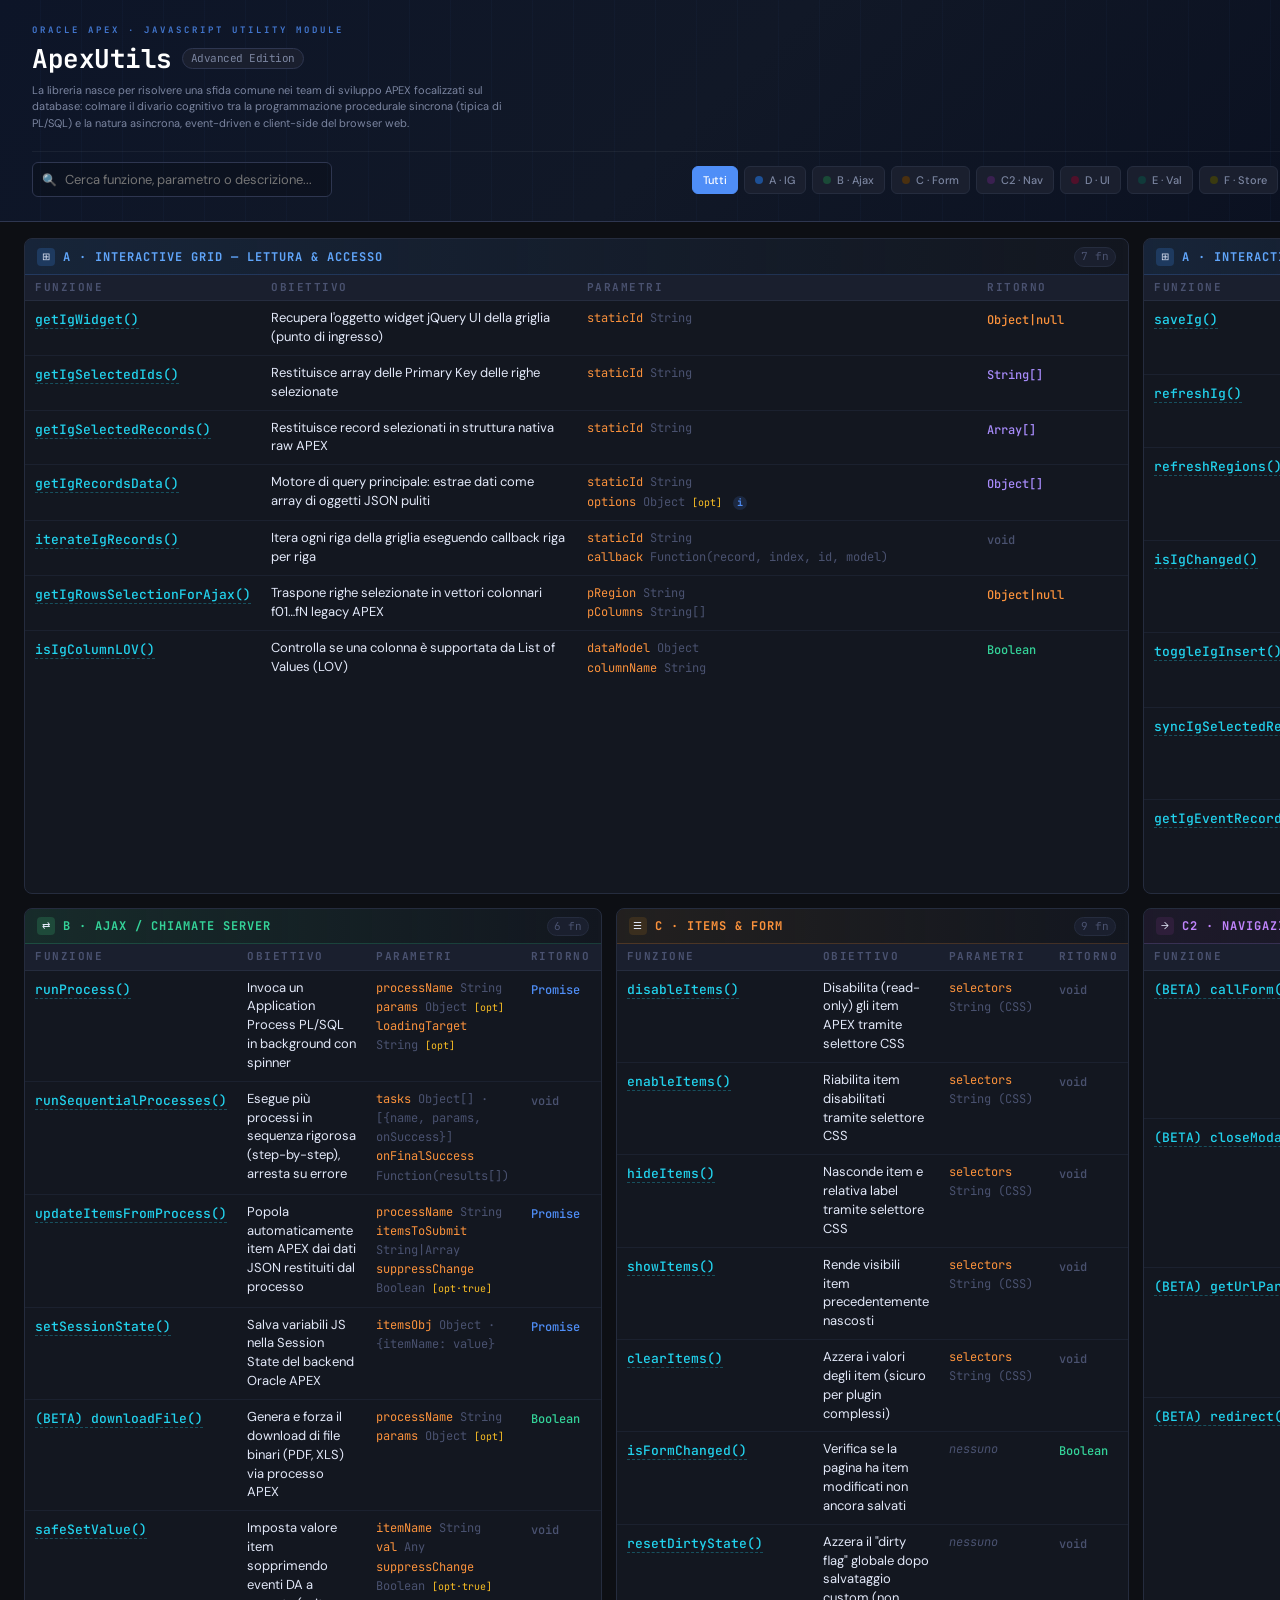
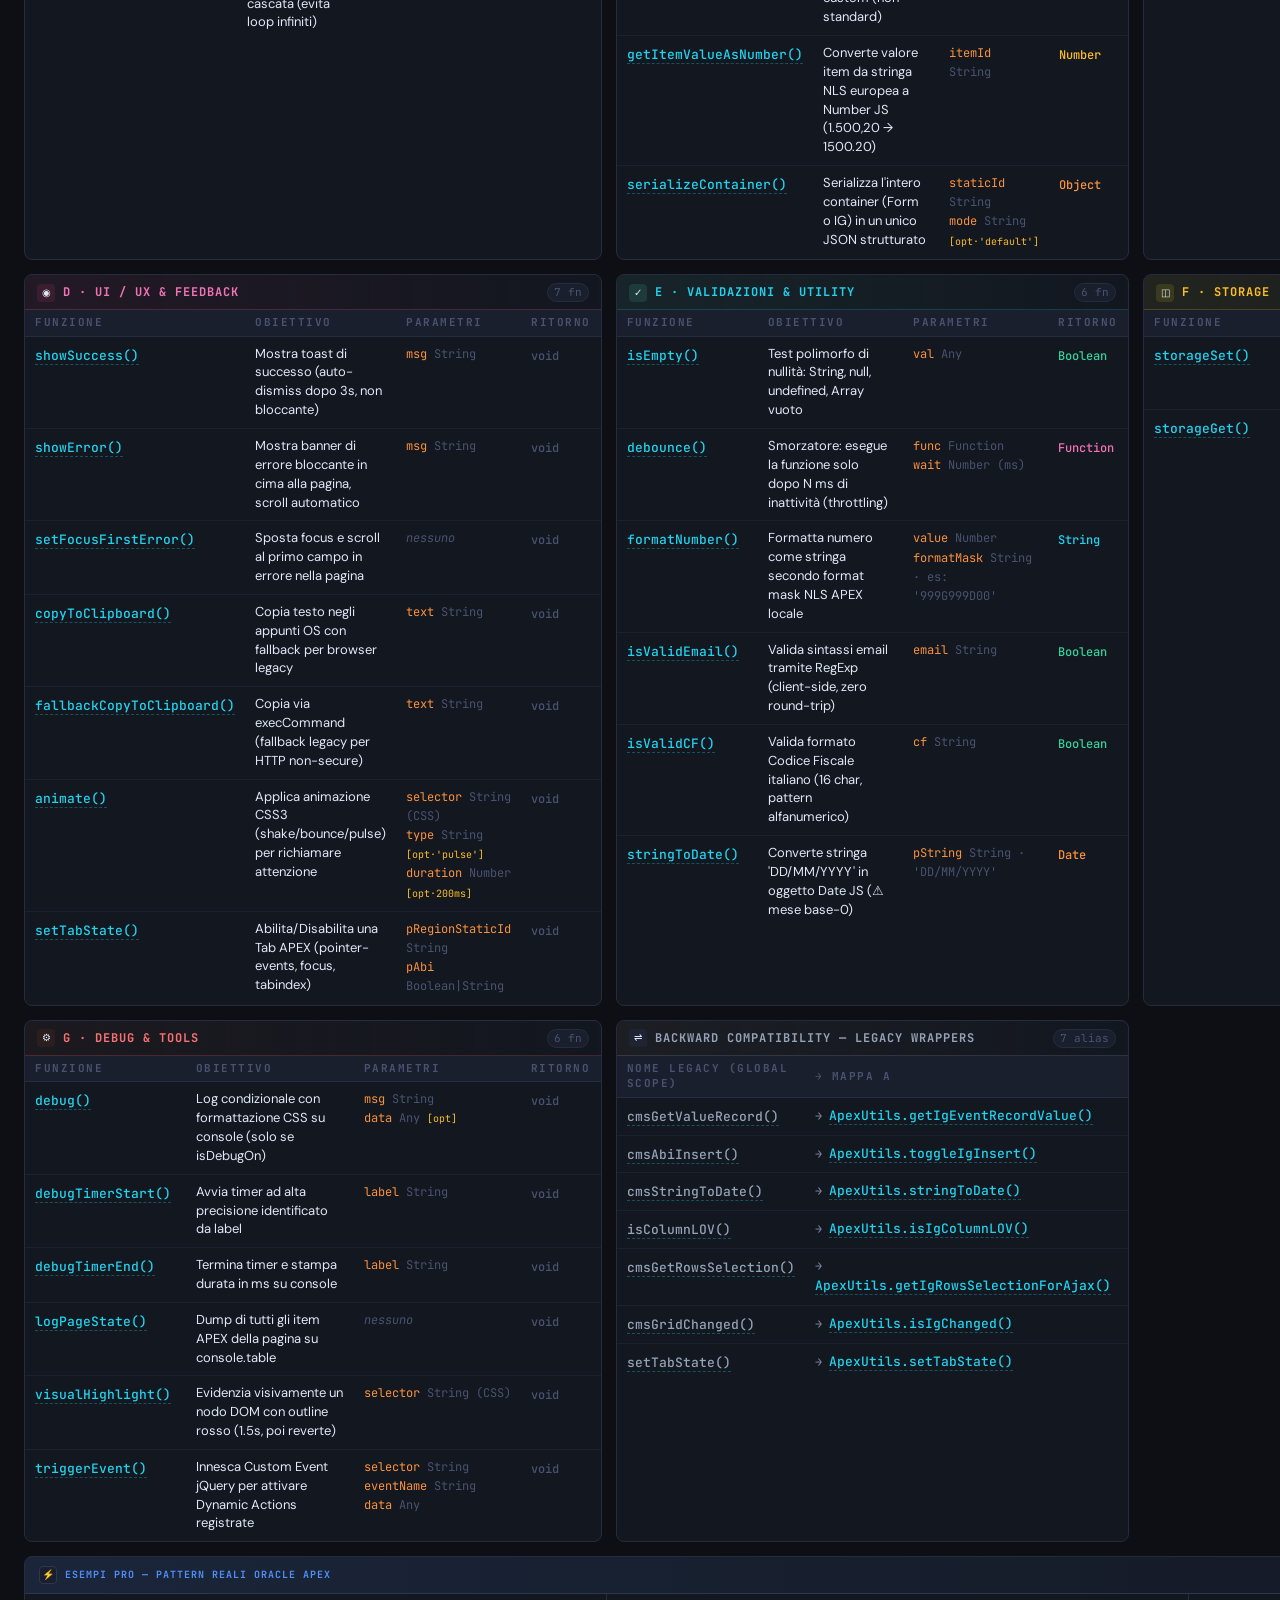
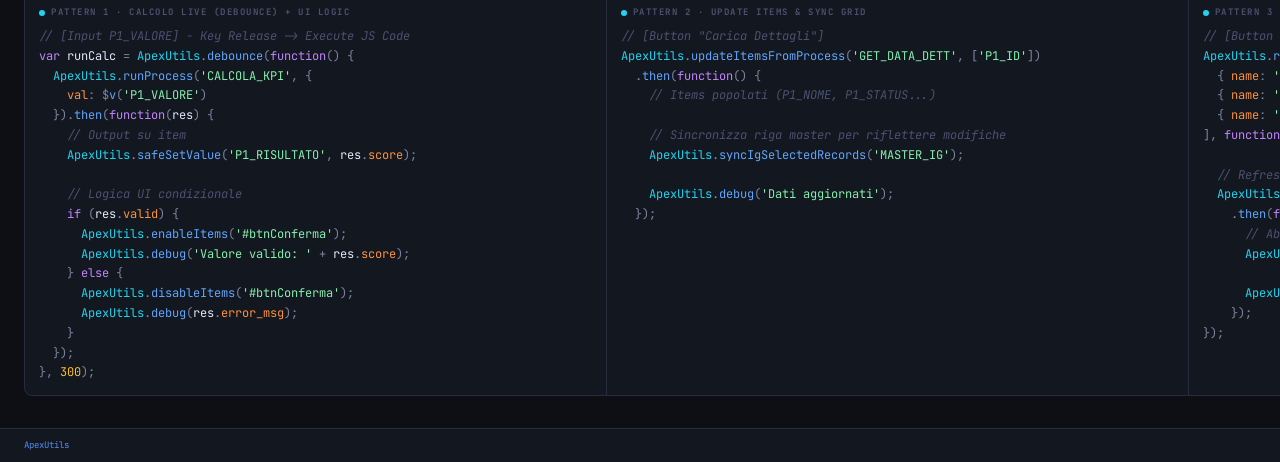
<file: ApexUtils_CheatSheet.html>
<!doctype html>
<html lang="it">
  <head>
    <meta charset="UTF-8" />
    <meta name="viewport" content="width=device-width, initial-scale=1.0" />
    <title>ApexUtils — Developer Cheat Sheet</title>
    <link href="https://fonts.googleapis.com/css2?family=JetBrains+Mono:wght@300;400;500;700&family=DM+Sans:wght@300;400;500;700&display=swap" rel="stylesheet" />
    <link rel="stylesheet" href="ApexUtils_CheatSheet.css" />
    <script src="ApexUtils_CheatSheet.js" defer></script>
  </head>
  <body>
    <!-- ── HEADER ──────────────────────────────────────────────────── -->
    <header>
      <div class="header-top">
        <div class="header-left">
          <div class="header-badge">Oracle APEX · JavaScript Utility Module</div>
          <h1>
            ApexUtils
            <span class="ver">Advanced Edition</span>
          </h1>
          <p class="header-desc">
            La libreria nasce per risolvere una sfida comune nei team di sviluppo APEX focalizzati sul database: colmare il divario cognitivo tra la programmazione procedurale sincrona (tipica di PL/SQL) e la natura asincrona, event-driven e
            client-side del browser web.
          </p>
        </div>
      </div>

      <div class="header-controls">
        <div class="search-box">
          <span class="search-icon-symbol">🔍</span>
          <input type="text" id="searchInput" class="search-input" placeholder="Cerca funzione, parametro o descrizione..." />
        </div>

        <div class="section-legend">
          <button type="button" class="legend-item active" data-filter="all">Tutti</button>
          <button type="button" class="legend-item" data-filter="ig">
            <div class="legend-dot" style="background: #1d5096"></div>
            A · IG
          </button>
          <button type="button" class="legend-item" data-filter="ajax">
            <div class="legend-dot" style="background: #1a4a37"></div>
            B · Ajax
          </button>
          <button type="button" class="legend-item" data-filter="form">
            <div class="legend-dot" style="background: #4a3010"></div>
            C · Form
          </button>
          <button type="button" class="legend-item" data-filter="nav">
            <div class="legend-dot" style="background: #3a2050"></div>
            C2 · Nav
          </button>
          <button type="button" class="legend-item" data-filter="ui">
            <div class="legend-dot" style="background: #50102a"></div>
            D · UI
          </button>
          <button type="button" class="legend-item" data-filter="val">
            <div class="legend-dot" style="background: #103a3a"></div>
            E · Val
          </button>
          <button type="button" class="legend-item" data-filter="store">
            <div class="legend-dot" style="background: #3a3a10"></div>
            F · Store
          </button>
          <button type="button" class="legend-item" data-filter="debug">
            <div class="legend-dot" style="background: #3a1515"></div>
            G · Debug
          </button>
        </div>
      </div>
    </header>

    <!-- ── CHEAT SHEET GRID ─────────────────────────────────────────── -->
    <div class="sheet">
      <!-- ──────────────────────────────────────────────────────────── -->
      <!-- SEZIONE A: INTERACTIVE GRID                                  -->
      <!-- ──────────────────────────────────────────────────────────── -->
      <div class="section wide ig">
        <div class="section-header">
          <div class="section-icon">⊞</div>
          <span class="section-title">A · Interactive Grid — Lettura &amp; Accesso</span>
          <span class="section-count">7 fn</span>
        </div>
        <table>
          <thead>
            <tr>
              <th style="width: 18%">Funzione</th>
              <th style="width: 30%">Obiettivo</th>
              <th style="width: 38%">Parametri</th>
              <th style="width: 14%">Ritorno</th>
            </tr>
          </thead>
          <tbody>
            <tr>
              <td><span class="fn">getIgWidget()</span></td>
              <td class="fn-desc">Recupera l'oggetto widget jQuery UI della griglia (punto di ingresso)</td>
              <td class="params"><span class="param-name">staticId</span> <span class="param-type">String</span></td>
              <td><span class="ret ret-obj">Object|null</span></td>
            </tr>
            <tr>
              <td><span class="fn">getIgSelectedIds()</span></td>
              <td class="fn-desc">Restituisce array delle Primary Key delle righe selezionate</td>
              <td class="params"><span class="param-name">staticId</span> <span class="param-type">String</span></td>
              <td><span class="ret ret-arr">String[]</span></td>
            </tr>
            <tr>
              <td><span class="fn">getIgSelectedRecords()</span></td>
              <td class="fn-desc">Restituisce record selezionati in struttura nativa raw APEX</td>
              <td class="params"><span class="param-name">staticId</span> <span class="param-type">String</span></td>
              <td><span class="ret ret-arr">Array[]</span></td>
            </tr>
            <tr>
              <td><span class="fn">getIgRecordsData()</span></td>
              <td class="fn-desc">Motore di query principale: estrae dati come array di oggetti JSON puliti</td>
              <td class="params">
                <span class="param-name">staticId</span> <span class="param-type">String</span><br />
                <span class="param-name">options</span> <span class="param-type">Object</span> <span class="param-opt">[opt]</span>
                <span class="tooltip-trigger">
                  <span class="tooltip-icon">i</span>
                  <div class="tooltip-content">
                    <strong style="color: var(--text); font-size: 11px; display: block; margin-bottom: 6px">Struttura Oggetto Options:</strong>
                    <ul style="list-style: none; margin: 0; padding: 0; color: var(--text-muted); font-size: 11px; line-height: 1.5">
                      <li>• <code style="color: var(--accent-orange)">mode</code>: 'all' | 'selected' | 'modified'</li>
                      <li>• <code style="color: var(--accent-orange)">columns</code>: Array colonne da estrarre</li>
                      <li>• <code style="color: var(--accent-orange)">startIndex</code>: Indice di partenza (solo mode 'all')</li>
                      <li>• <code style="color: var(--accent-orange)">raw</code>: <span style="color: var(--accent-purple)">true</span> per record nativi, <span style="color: var(--accent-purple)">false</span> per oggetti JS</li>
                      <li>• <code style="color: var(--accent-orange)">filter</code>: Funzione di callback per filtro custom</li>
                    </ul>
                  </div>
                </span>
              </td>
              <td><span class="ret ret-arr">Object[]</span></td>
            </tr>
            <tr>
              <td><span class="fn">iterateIgRecords()</span></td>
              <td class="fn-desc">Itera ogni riga della griglia eseguendo callback riga per riga</td>
              <td class="params">
                <span class="param-name">staticId</span> <span class="param-type">String</span><br />
                <span class="param-name">callback</span> <span class="param-type">Function(record, index, id, model)</span>
              </td>
              <td><span class="ret ret-void">void</span></td>
            </tr>
            <tr>
              <td><span class="fn">getIgRowsSelectionForAjax()</span></td>
              <td class="fn-desc">Traspone righe selezionate in vettori colonnari f01…fN legacy APEX</td>
              <td class="params">
                <span class="param-name">pRegion</span> <span class="param-type">String</span><br />
                <span class="param-name">pColumns</span> <span class="param-type">String[]</span>
              </td>
              <td><span class="ret ret-obj">Object|null</span></td>
            </tr>
            <tr>
              <td><span class="fn">isIgColumnLOV()</span></td>
              <td class="fn-desc">Controlla se una colonna è supportata da List of Values (LOV)</td>
              <td class="params">
                <span class="param-name">dataModel</span> <span class="param-type">Object</span><br />
                <span class="param-name">columnName</span> <span class="param-type">String</span>
              </td>
              <td><span class="ret ret-bool">Boolean</span></td>
            </tr>
          </tbody>
        </table>
      </div>

      <!-- IG: Controllo & Stato -->
      <div class="section ig">
        <div class="section-header">
          <div class="section-icon">⊞</div>
          <span class="section-title">A · Interactive Grid — Stato &amp; Controllo</span>
          <span class="section-count">7 fn</span>
        </div>
        <table>
          <thead>
            <tr>
              <th style="width: 26%">Funzione</th>
              <th style="width: 30%">Obiettivo</th>
              <th style="width: 30%">Parametri</th>
              <th style="width: 14%">Ritorno</th>
            </tr>
          </thead>
          <tbody>
            <tr>
              <td><span class="fn">saveIg()</span></td>
              <td class="fn-desc">Forza il salvataggio nativo (COMMIT) della griglia verso il DB</td>
              <td class="params"><span class="param-name">staticId</span> <span class="param-type">String</span></td>
              <td><span class="ret ret-void">void</span></td>
            </tr>
            <tr>
              <td><span class="fn">refreshIg()</span></td>
              <td class="fn-desc">Invalida cache e forza requery dal database per una IG</td>
              <td class="params"><span class="param-name">staticId</span> <span class="param-type">String</span></td>
              <td><span class="ret ret-void">void</span></td>
            </tr>
            <tr>
              <td><span class="fn">refreshRegions()</span></td>
              <td class="fn-desc">Aggiorna più regioni con delay scaglionato (200ms) tramite Promise</td>
              <td class="params"><span class="param-name">idArray</span> <span class="param-type">String[]</span></td>
              <td><span class="ret ret-promise">Promise</span></td>
            </tr>
            <tr>
              <td><span class="fn">isIgChanged()</span></td>
              <td class="fn-desc">Verifica se esistono modifiche DML non salvate nella cache locale</td>
              <td class="params"><span class="param-name">pRegion</span> <span class="param-type">String</span></td>
              <td><span class="ret ret-bool">Boolean</span></td>
            </tr>
            <tr>
              <td><span class="fn">toggleIgInsert()</span></td>
              <td class="fn-desc">Abilita/Disabilita i privilegi di inserimento righe a runtime</td>
              <td class="params">
                <span class="param-name">pRegion</span> <span class="param-type">String</span><br />
                <span class="param-name">pAbi</span> <span class="param-type">Boolean|String</span><br />
                <span class="param-name">pTree</span> <span class="param-type">Boolean</span> <span class="param-opt">[opt]</span>
              </td>
              <td><span class="ret ret-void">void</span></td>
            </tr>
            <tr>
              <td><span class="fn">syncIgSelectedRecords()</span></td>
              <td class="fn-desc">Risincronizza chirurgicamente record selezionati dal DB senza full refresh</td>
              <td class="params">
                <span class="param-name">staticId</span> <span class="param-type">String</span><br />
                <span class="param-name">pRecords</span> <span class="param-type">Array</span> <span class="param-opt">[opt]</span>
              </td>
              <td><span class="ret ret-void">void</span></td>
            </tr>
            <tr>
              <td><span class="fn">getIgEventRecordValue()</span></td>
              <td class="fn-desc">Estrae valore scalare sicuro da evento IG, gestendo LOV e null</td>
              <td class="params">
                <span class="param-name">pThis</span> <span class="param-type">Object</span><br />
                <span class="param-name">pColumn</span> <span class="param-type">String</span><br />
                <span class="param-name">pOnlyCode</span> <span class="param-type">Boolean</span> <span class="param-opt">[opt·true]</span>
              </td>
              <td><span class="ret ret-str">String</span></td>
            </tr>
          </tbody>
        </table>
      </div>

      <!-- ──────────────────────────────────────────────────────────── -->
      <!-- SEZIONE B: AJAX / SERVER                                     -->
      <!-- ──────────────────────────────────────────────────────────── -->
      <div class="section ajax">
        <div class="section-header">
          <div class="section-icon">⇄</div>
          <span class="section-title">B · AJAX / Chiamate Server</span>
          <span class="section-count">6 fn</span>
        </div>
        <table>
          <thead>
            <tr>
              <th style="width: 26%">Funzione</th>
              <th style="width: 30%">Obiettivo</th>
              <th style="width: 30%">Parametri</th>
              <th style="width: 14%">Ritorno</th>
            </tr>
          </thead>
          <tbody>
            <tr>
              <td><span class="fn">runProcess()</span></td>
              <td class="fn-desc">Invoca un Application Process PL/SQL in background con spinner</td>
              <td class="params">
                <span class="param-name">processName</span> <span class="param-type">String</span><br />
                <span class="param-name">params</span> <span class="param-type">Object</span> <span class="param-opt">[opt]</span><br />
                <span class="param-name">loadingTarget</span> <span class="param-type">String</span> <span class="param-opt">[opt]</span>
              </td>
              <td><span class="ret ret-promise">Promise</span></td>
            </tr>
            <tr>
              <td><span class="fn">runSequentialProcesses()</span></td>
              <td class="fn-desc">Esegue più processi in sequenza rigorosa (step-by-step), arresta su errore</td>
              <td class="params">
                <span class="param-name">tasks</span> <span class="param-type">Object[]</span> <span class="param-type">· [{name, params, onSuccess}]</span><br />
                <span class="param-name">onFinalSuccess</span> <span class="param-type">Function(results[])</span>
              </td>
              <td><span class="ret ret-void">void</span></td>
            </tr>
            <tr>
              <td><span class="fn">updateItemsFromProcess()</span></td>
              <td class="fn-desc">Popola automaticamente item APEX dai dati JSON restituiti dal processo</td>
              <td class="params">
                <span class="param-name">processName</span> <span class="param-type">String</span><br />
                <span class="param-name">itemsToSubmit</span> <span class="param-type">String|Array</span><br />
                <span class="param-name">suppressChange</span> <span class="param-type">Boolean</span> <span class="param-opt">[opt·true]</span>
              </td>
              <td><span class="ret ret-promise">Promise</span></td>
            </tr>
            <tr>
              <td><span class="fn">setSessionState()</span></td>
              <td class="fn-desc">Salva variabili JS nella Session State del backend Oracle APEX</td>
              <td class="params"><span class="param-name">itemsObj</span> <span class="param-type">Object</span> <span class="param-type">· {itemName: value}</span></td>
              <td><span class="ret ret-promise">Promise</span></td>
            </tr>
            <tr>
              <td><span class="fn">(BETA) downloadFile()</span></td>
              <td class="fn-desc">Genera e forza il download di file binari (PDF, XLS) via processo APEX</td>
              <td class="params">
                <span class="param-name">processName</span> <span class="param-type">String</span><br />
                <span class="param-name">params</span> <span class="param-type">Object</span> <span class="param-opt">[opt]</span>
              </td>
              <td><span class="ret ret-bool">Boolean</span></td>
            </tr>
            <tr>
              <td><span class="fn">safeSetValue()</span></td>
              <td class="fn-desc">Imposta valore item sopprimendo eventi DA a cascata (evita loop infiniti)</td>
              <td class="params">
                <span class="param-name">itemName</span> <span class="param-type">String</span><br />
                <span class="param-name">val</span> <span class="param-type">Any</span><br />
                <span class="param-name">suppressChange</span> <span class="param-type">Boolean</span> <span class="param-opt">[opt·true]</span>
              </td>
              <td><span class="ret ret-void">void</span></td>
            </tr>
          </tbody>
        </table>
      </div>

      <!-- ──────────────────────────────────────────────────────────── -->
      <!-- SEZIONE C: ITEMS & FORM                                      -->
      <!-- ──────────────────────────────────────────────────────────── -->
      <div class="section form">
        <div class="section-header">
          <div class="section-icon">☰</div>
          <span class="section-title">C · Items &amp; Form</span>
          <span class="section-count">9 fn</span>
        </div>
        <table>
          <thead>
            <tr>
              <th style="width: 28%">Funzione</th>
              <th style="width: 30%">Obiettivo</th>
              <th style="width: 30%">Parametri</th>
              <th style="width: 12%">Ritorno</th>
            </tr>
          </thead>
          <tbody>
            <tr>
              <td><span class="fn">disableItems()</span></td>
              <td class="fn-desc">Disabilita (read-only) gli item APEX tramite selettore CSS</td>
              <td class="params"><span class="param-name">selectors</span> <span class="param-type">String (CSS)</span></td>
              <td><span class="ret ret-void">void</span></td>
            </tr>
            <tr>
              <td><span class="fn">enableItems()</span></td>
              <td class="fn-desc">Riabilita item disabilitati tramite selettore CSS</td>
              <td class="params"><span class="param-name">selectors</span> <span class="param-type">String (CSS)</span></td>
              <td><span class="ret ret-void">void</span></td>
            </tr>
            <tr>
              <td><span class="fn">hideItems()</span></td>
              <td class="fn-desc">Nasconde item e relativa label tramite selettore CSS</td>
              <td class="params"><span class="param-name">selectors</span> <span class="param-type">String (CSS)</span></td>
              <td><span class="ret ret-void">void</span></td>
            </tr>
            <tr>
              <td><span class="fn">showItems()</span></td>
              <td class="fn-desc">Rende visibili item precedentemente nascosti</td>
              <td class="params"><span class="param-name">selectors</span> <span class="param-type">String (CSS)</span></td>
              <td><span class="ret ret-void">void</span></td>
            </tr>
            <tr>
              <td><span class="fn">clearItems()</span></td>
              <td class="fn-desc">Azzera i valori degli item (sicuro per plugin complessi)</td>
              <td class="params"><span class="param-name">selectors</span> <span class="param-type">String (CSS)</span></td>
              <td><span class="ret ret-void">void</span></td>
            </tr>
            <tr>
              <td><span class="fn">isFormChanged()</span></td>
              <td class="fn-desc">Verifica se la pagina ha item modificati non ancora salvati</td>
              <td class="params"><em style="color: var(--text-dim)">nessuno</em></td>
              <td><span class="ret ret-bool">Boolean</span></td>
            </tr>
            <tr>
              <td><span class="fn">resetDirtyState()</span></td>
              <td class="fn-desc">Azzera il "dirty flag" globale dopo salvataggio custom (non standard)</td>
              <td class="params"><em style="color: var(--text-dim)">nessuno</em></td>
              <td><span class="ret ret-void">void</span></td>
            </tr>
            <tr>
              <td><span class="fn">getItemValueAsNumber()</span></td>
              <td class="fn-desc">Converte valore item da stringa NLS europea a Number JS (1.500,20 → 1500.20)</td>
              <td class="params"><span class="param-name">itemId</span> <span class="param-type">String</span></td>
              <td><span class="ret ret-num">Number</span></td>
            </tr>
            <tr>
              <td><span class="fn">serializeContainer()</span></td>
              <td class="fn-desc">Serializza l'intero container (Form o IG) in un unico JSON strutturato</td>
              <td class="params">
                <span class="param-name">staticId</span> <span class="param-type">String</span><br />
                <span class="param-name">mode</span> <span class="param-type">String</span> <span class="param-opt">[opt·'default']</span>
              </td>
              <td><span class="ret ret-obj">Object</span></td>
            </tr>
          </tbody>
        </table>
      </div>

      <!-- ──────────────────────────────────────────────────────────── -->
      <!-- SEZIONE C2: NAVIGAZIONE                                      -->
      <!-- ──────────────────────────────────────────────────────────── -->
      <div class="section nav">
        <div class="section-header">
          <div class="section-icon">→</div>
          <span class="section-title">C2 · Navigazione</span>
          <span class="section-count">4 fn</span>
        </div>
        <table>
          <thead>
            <tr>
              <th style="width: 28%">Funzione</th>
              <th style="width: 30%">Obiettivo</th>
              <th style="width: 30%">Parametri</th>
              <th style="width: 12%">Ritorno</th>
            </tr>
          </thead>
          <tbody>
            <tr>
              <td><span class="fn">(BETA) callForm()</span></td>
              <td class="fn-desc">Reindirizza verso una pagina APEX o URL esterno (stessa tab o nuova)</td>
              <td class="params">
                <span class="param-name">url</span> <span class="param-type">String</span><br />
                <span class="param-name">mode</span> <span class="param-type">'same'|'new'</span> <span class="param-opt">[opt·'same']</span>
              </td>
              <td><span class="ret ret-void">void</span></td>
            </tr>
            <tr>
              <td><span class="fn">(BETA) closeModalAndRefresh()</span></td>
              <td class="fn-desc">Chiude dialog modale e aggiorna la regione nella finestra padre</td>
              <td class="params">
                <span class="param-name">regionStaticIdToRefresh</span> <span class="param-type">String</span> <span class="param-opt">[opt]</span><br />
                <span class="param-name">returnValue</span> <span class="param-type">Object</span> <span class="param-opt">[opt]</span>
              </td>
              <td><span class="ret ret-void">void</span></td>
            </tr>
            <tr>
              <td><span class="fn">(BETA) getUrlParam()</span></td>
              <td class="fn-desc">Legge un parametro querystring dall'URL corrente del browser</td>
              <td class="params"><span class="param-name">paramName</span> <span class="param-type">String</span></td>
              <td><span class="ret ret-str">String|null</span></td>
            </tr>
            <tr>
              <td><span class="fn">(BETA) redirect()</span></td>
              <td class="fn-desc">Cambio netto di URL: sostituisce l'intera pagina corrente</td>
              <td class="params"><span class="param-name">url</span> <span class="param-type">String</span></td>
              <td><span class="ret ret-void">void</span></td>
            </tr>
          </tbody>
        </table>
      </div>

      <!-- ──────────────────────────────────────────────────────────── -->
      <!-- SEZIONE D: UI / UX & FEEDBACK                               -->
      <!-- ──────────────────────────────────────────────────────────── -->
      <div class="section ui">
        <div class="section-header">
          <div class="section-icon">◉</div>
          <span class="section-title">D · UI / UX &amp; Feedback</span>
          <span class="section-count">7 fn</span>
        </div>
        <table>
          <thead>
            <tr>
              <th style="width: 28%">Funzione</th>
              <th style="width: 30%">Obiettivo</th>
              <th style="width: 30%">Parametri</th>
              <th style="width: 12%">Ritorno</th>
            </tr>
          </thead>
          <tbody>
            <tr>
              <td><span class="fn">showSuccess()</span></td>
              <td class="fn-desc">Mostra toast di successo (auto-dismiss dopo 3s, non bloccante)</td>
              <td class="params"><span class="param-name">msg</span> <span class="param-type">String</span></td>
              <td><span class="ret ret-void">void</span></td>
            </tr>
            <tr>
              <td><span class="fn">showError()</span></td>
              <td class="fn-desc">Mostra banner di errore bloccante in cima alla pagina, scroll automatico</td>
              <td class="params"><span class="param-name">msg</span> <span class="param-type">String</span></td>
              <td><span class="ret ret-void">void</span></td>
            </tr>
            <tr>
              <td><span class="fn">setFocusFirstError()</span></td>
              <td class="fn-desc">Sposta focus e scroll al primo campo in errore nella pagina</td>
              <td class="params"><em style="color: var(--text-dim)">nessuno</em></td>
              <td><span class="ret ret-void">void</span></td>
            </tr>
            <tr>
              <td><span class="fn">copyToClipboard()</span></td>
              <td class="fn-desc">Copia testo negli appunti OS con fallback per browser legacy</td>
              <td class="params"><span class="param-name">text</span> <span class="param-type">String</span></td>
              <td><span class="ret ret-void">void</span></td>
            </tr>
            <tr>
              <td><span class="fn">fallbackCopyToClipboard()</span></td>
              <td class="fn-desc">Copia via execCommand (fallback legacy per HTTP non-secure)</td>
              <td class="params"><span class="param-name">text</span> <span class="param-type">String</span></td>
              <td><span class="ret ret-void">void</span></td>
            </tr>
            <tr>
              <td><span class="fn">animate()</span></td>
              <td class="fn-desc">Applica animazione CSS3 (shake/bounce/pulse) per richiamare attenzione</td>
              <td class="params">
                <span class="param-name">selector</span> <span class="param-type">String (CSS)</span><br />
                <span class="param-name">type</span> <span class="param-type">String</span> <span class="param-opt">[opt·'pulse']</span><br />
                <span class="param-name">duration</span> <span class="param-type">Number</span> <span class="param-opt">[opt·200ms]</span>
              </td>
              <td><span class="ret ret-void">void</span></td>
            </tr>
            <tr>
              <td><span class="fn">setTabState()</span></td>
              <td class="fn-desc">Abilita/Disabilita una Tab APEX (pointer-events, focus, tabindex)</td>
              <td class="params">
                <span class="param-name">pRegionStaticId</span> <span class="param-type">String</span><br />
                <span class="param-name">pAbi</span> <span class="param-type">Boolean|String</span>
              </td>
              <td><span class="ret ret-void">void</span></td>
            </tr>
          </tbody>
        </table>
      </div>

      <!-- ──────────────────────────────────────────────────────────── -->
      <!-- SEZIONE E: VALIDAZIONI & UTILITY                             -->
      <!-- ──────────────────────────────────────────────────────────── -->
      <div class="section val">
        <div class="section-header">
          <div class="section-icon">✓</div>
          <span class="section-title">E · Validazioni &amp; Utility</span>
          <span class="section-count">6 fn</span>
        </div>
        <table>
          <thead>
            <tr>
              <th style="width: 28%">Funzione</th>
              <th style="width: 30%">Obiettivo</th>
              <th style="width: 30%">Parametri</th>
              <th style="width: 12%">Ritorno</th>
            </tr>
          </thead>
          <tbody>
            <tr>
              <td><span class="fn">isEmpty()</span></td>
              <td class="fn-desc">Test polimorfo di nullità: String, null, undefined, Array vuoto</td>
              <td class="params"><span class="param-name">val</span> <span class="param-type">Any</span></td>
              <td><span class="ret ret-bool">Boolean</span></td>
            </tr>
            <tr>
              <td><span class="fn">debounce()</span></td>
              <td class="fn-desc">Smorzatore: esegue la funzione solo dopo N ms di inattività (throttling)</td>
              <td class="params">
                <span class="param-name">func</span> <span class="param-type">Function</span><br />
                <span class="param-name">wait</span> <span class="param-type">Number (ms)</span>
              </td>
              <td><span class="ret ret-fn">Function</span></td>
            </tr>
            <tr>
              <td><span class="fn">formatNumber()</span></td>
              <td class="fn-desc">Formatta numero come stringa secondo format mask NLS APEX locale</td>
              <td class="params">
                <span class="param-name">value</span> <span class="param-type">Number</span><br />
                <span class="param-name">formatMask</span> <span class="param-type">String</span> <span class="param-type">· es: '999G999D00'</span>
              </td>
              <td><span class="ret ret-str">String</span></td>
            </tr>
            <tr>
              <td><span class="fn">isValidEmail()</span></td>
              <td class="fn-desc">Valida sintassi email tramite RegExp (client-side, zero round-trip)</td>
              <td class="params"><span class="param-name">email</span> <span class="param-type">String</span></td>
              <td><span class="ret ret-bool">Boolean</span></td>
            </tr>
            <tr>
              <td><span class="fn">isValidCF()</span></td>
              <td class="fn-desc">Valida formato Codice Fiscale italiano (16 char, pattern alfanumerico)</td>
              <td class="params"><span class="param-name">cf</span> <span class="param-type">String</span></td>
              <td><span class="ret ret-bool">Boolean</span></td>
            </tr>
            <tr>
              <td><span class="fn">stringToDate()</span></td>
              <td class="fn-desc">Converte stringa 'DD/MM/YYYY' in oggetto Date JS (⚠ mese base-0)</td>
              <td class="params"><span class="param-name">pString</span> <span class="param-type">String</span> <span class="param-type">· 'DD/MM/YYYY'</span></td>
              <td><span class="ret ret-obj">Date</span></td>
            </tr>
          </tbody>
        </table>
      </div>

      <!-- ──────────────────────────────────────────────────────────── -->
      <!-- SEZIONE F: STORAGE + G: DEBUG                               -->
      <!-- ──────────────────────────────────────────────────────────── -->
      <div class="section store">
        <div class="section-header">
          <div class="section-icon">◫</div>
          <span class="section-title">F · Storage (LocalStorage)</span>
          <span class="section-count">2 fn</span>
        </div>
        <table>
          <thead>
            <tr>
              <th style="width: 28%">Funzione</th>
              <th style="width: 30%">Obiettivo</th>
              <th style="width: 30%">Parametri</th>
              <th style="width: 12%">Ritorno</th>
            </tr>
          </thead>
          <tbody>
            <tr>
              <td><span class="fn">storageSet()</span></td>
              <td class="fn-desc">Salva dato in LocalStorage con namespace per app APEX (JSON.stringify)</td>
              <td class="params">
                <span class="param-name">key</span> <span class="param-type">String</span><br />
                <span class="param-name">value</span> <span class="param-type">Any</span>
              </td>
              <td><span class="ret ret-bool">Boolean</span></td>
            </tr>
            <tr>
              <td><span class="fn">storageGet()</span></td>
              <td class="fn-desc">Recupera dato da LocalStorage (JSON.parse), ritorna null se assente</td>
              <td class="params"><span class="param-name">key</span> <span class="param-type">String</span></td>
              <td><span class="ret ret-obj">Any|null</span></td>
            </tr>
          </tbody>
        </table>
      </div>

      <div class="section debug">
        <div class="section-header">
          <div class="section-icon">⚙</div>
          <span class="section-title">G · Debug &amp; Tools</span>
          <span class="section-count">6 fn</span>
        </div>
        <table>
          <thead>
            <tr>
              <th style="width: 28%">Funzione</th>
              <th style="width: 30%">Obiettivo</th>
              <th style="width: 30%">Parametri</th>
              <th style="width: 12%">Ritorno</th>
            </tr>
          </thead>
          <tbody>
            <tr>
              <td><span class="fn">debug()</span></td>
              <td class="fn-desc">Log condizionale con formattazione CSS su console (solo se isDebugOn)</td>
              <td class="params">
                <span class="param-name">msg</span> <span class="param-type">String</span><br />
                <span class="param-name">data</span> <span class="param-type">Any</span> <span class="param-opt">[opt]</span>
              </td>
              <td><span class="ret ret-void">void</span></td>
            </tr>
            <tr>
              <td><span class="fn">debugTimerStart()</span></td>
              <td class="fn-desc">Avvia timer ad alta precisione identificato da label</td>
              <td class="params"><span class="param-name">label</span> <span class="param-type">String</span></td>
              <td><span class="ret ret-void">void</span></td>
            </tr>
            <tr>
              <td><span class="fn">debugTimerEnd()</span></td>
              <td class="fn-desc">Termina timer e stampa durata in ms su console</td>
              <td class="params"><span class="param-name">label</span> <span class="param-type">String</span></td>
              <td><span class="ret ret-void">void</span></td>
            </tr>
            <tr>
              <td><span class="fn">logPageState()</span></td>
              <td class="fn-desc">Dump di tutti gli item APEX della pagina su console.table</td>
              <td class="params"><em style="color: var(--text-dim)">nessuno</em></td>
              <td><span class="ret ret-void">void</span></td>
            </tr>
            <tr>
              <td><span class="fn">visualHighlight()</span></td>
              <td class="fn-desc">Evidenzia visivamente un nodo DOM con outline rosso (1.5s, poi reverte)</td>
              <td class="params"><span class="param-name">selector</span> <span class="param-type">String (CSS)</span></td>
              <td><span class="ret ret-void">void</span></td>
            </tr>
            <tr>
              <td><span class="fn">triggerEvent()</span></td>
              <td class="fn-desc">Innesca Custom Event jQuery per attivare Dynamic Actions registrate</td>
              <td class="params">
                <span class="param-name">selector</span> <span class="param-type">String</span><br />
                <span class="param-name">eventName</span> <span class="param-type">String</span><br />
                <span class="param-name">data</span> <span class="param-type">Any</span>
              </td>
              <td><span class="ret ret-void">void</span></td>
            </tr>
          </tbody>
        </table>
      </div>

      <!-- ──────────────────────────────────────────────────────────── -->
      <!-- BACKWARD COMPATIBILITY WRAPPERS                             -->
      <!-- ──────────────────────────────────────────────────────────── -->
      <div class="section compat">
        <div class="section-header">
          <div class="section-icon">⇌</div>
          <span class="section-title">Backward Compatibility — Legacy Wrappers</span>
          <span class="section-count">7 alias</span>
        </div>
        <table>
          <thead>
            <tr>
              <th style="width: 36%">Nome Legacy (Global Scope)</th>
              <th>→ Mappa a</th>
            </tr>
          </thead>
          <tbody>
            <tr>
              <td><span class="fn" style="color: #94a3b8">cmsGetValueRecord()</span></td>
              <td class="params">→ <span class="fn">ApexUtils.getIgEventRecordValue()</span></td>
            </tr>
            <tr>
              <td><span class="fn" style="color: #94a3b8">cmsAbiInsert()</span></td>
              <td class="params">→ <span class="fn">ApexUtils.toggleIgInsert()</span></td>
            </tr>
            <tr>
              <td><span class="fn" style="color: #94a3b8">cmsStringToDate()</span></td>
              <td class="params">→ <span class="fn">ApexUtils.stringToDate()</span></td>
            </tr>
            <tr>
              <td><span class="fn" style="color: #94a3b8">isColumnLOV()</span></td>
              <td class="params">→ <span class="fn">ApexUtils.isIgColumnLOV()</span></td>
            </tr>
            <tr>
              <td><span class="fn" style="color: #94a3b8">cmsGetRowsSelection()</span></td>
              <td class="params">→ <span class="fn">ApexUtils.getIgRowsSelectionForAjax()</span></td>
            </tr>
            <tr>
              <td><span class="fn" style="color: #94a3b8">cmsGridChanged()</span></td>
              <td class="params">→ <span class="fn">ApexUtils.isIgChanged()</span></td>
            </tr>
            <tr>
              <td><span class="fn" style="color: #94a3b8">setTabState()</span></td>
              <td class="params">→ <span class="fn">ApexUtils.setTabState()</span></td>
            </tr>
          </tbody>
        </table>
      </div>

      <!-- ──────────────────────────────────────────────────────────── -->
      <!-- ESEMPI PRO                                                   -->
      <!-- ──────────────────────────────────────────────────────────── -->
      <div class="examples-section">
        <div class="examples-header">
          <div class="section-icon" style="background: #1a1f2e; border: 1px solid #2e3650">⚡</div>
          <span class="examples-title">Esempi Pro — Pattern Reali Oracle APEX</span>
        </div>
        <div class="examples-body">
          <div class="example-block">
            <div class="example-label">Pattern 1 · Calcolo Live (Debounce) + UI Logic</div>
            <pre><span class="cmt">// [Input P1_VALORE] - Key Release -> Execute JS Code</span>
<span class="kw">var</span> <span class="var-c">runCalc</span> = <span class="fn-c">ApexUtils</span>.<span class="method">debounce</span>(<span class="kw">function</span>() {
  <span class="fn-c">ApexUtils</span>.<span class="method">runProcess</span>(<span class="str">'CALCOLA_KPI'</span>, {
    <span class="prop">val</span>: $<span class="method">v</span>(<span class="str">'P1_VALORE'</span>)
  }).<span class="method">then</span>(<span class="kw">function</span>(<span class="var-c">res</span>) {
    <span class="cmt">// Output su item</span>
    <span class="fn-c">ApexUtils</span>.<span class="method">safeSetValue</span>(<span class="str">'P1_RISULTATO'</span>, <span class="var-c">res</span>.<span class="prop">score</span>);

    <span class="cmt">// Logica UI condizionale</span>
    <span class="kw">if</span> (<span class="var-c">res</span>.<span class="prop">valid</span>) {
      <span class="fn-c">ApexUtils</span>.<span class="method">enableItems</span>(<span class="str">'#btnConferma'</span>);
      <span class="fn-c">ApexUtils</span>.<span class="method">debug</span>(<span class="str">'Valore valido: '</span> + <span class="var-c">res</span>.<span class="prop">score</span>);
    } <span class="kw">else</span> {
      <span class="fn-c">ApexUtils</span>.<span class="method">disableItems</span>(<span class="str">'#btnConferma'</span>);
      <span class="fn-c">ApexUtils</span>.<span class="method">debug</span>(<span class="var-c">res</span>.<span class="prop">error_msg</span>);
    }
  });
}, <span class="num">300</span>);
</pre>
          </div>

          <div class="example-block">
            <div class="example-label">Pattern 2 · Update Items & Sync Grid</div>
            <pre><span class="cmt">// [Button "Carica Dettagli"]</span>
<span class="fn-c">ApexUtils</span>.<span class="method">updateItemsFromProcess</span>(<span class="str">'GET_DATA_DETT'</span>, [<span class="str">'P1_ID'</span>])
  .<span class="method">then</span>(<span class="kw">function</span>() {
    <span class="cmt">// Items popolati (P1_NOME, P1_STATUS...)</span>

    <span class="cmt">// Sincronizza riga master per riflettere modifiche</span>
    <span class="fn-c">ApexUtils</span>.<span class="method">syncIgSelectedRecords</span>(<span class="str">'MASTER_IG'</span>);

    <span class="fn-c">ApexUtils</span>.<span class="method">debug</span>(<span class="str">'Dati aggiornati'</span>);
  });</pre>
          </div>

          <div class="example-block">
            <div class="example-label">Pattern 3 · Workflow Sequenziale + Refresh UI</div>
            <pre><span class="cmt">// [Button "Esegui Chiusura"]</span>
<span class="fn-c">ApexUtils</span>.<span class="method">runSequentialProcesses</span>([
  { <span class="prop">name</span>: <span class="str">'STEP_1_VALIDA'</span> },
  { <span class="prop">name</span>: <span class="str">'STEP_2_CALCOLA'</span> },
  { <span class="prop">name</span>: <span class="str">'STEP_3_ARCHIVIA'</span> }
], <span class="kw">function</span>(<span class="var-c">results</span>) {

  <span class="cmt">// Refresh parallelo dashboard</span>
  <span class="fn-c">ApexUtils</span>.<span class="method">refreshRegions</span>([<span class="str">'GRID_LOG'</span>, <span class="str">'CHART_STATS'</span>])
    .<span class="method">then</span>(<span class="kw">function</span>() {
      <span class="cmt">// Abilita e switch su Tab Report</span>
      <span class="fn-c">ApexUtils</span>.<span class="method">setTabState</span>(<span class="str">'TAB_REPORT'</span>, <span class="kw">true</span>);
      
      <span class="fn-c">ApexUtils</span>.<span class="method">debug</span>(<span class="str">'Chiusura completata!'</span>);
    });
});</pre>
          </div>
        </div>
      </div>
    </div>
    <!-- end .sheet -->

    <!-- ── FOOTER ──────────────────────────────────────────────────── -->
    <footer>
      <span class="footer-note"> <span>ApexUtils</span></span>
    </footer>

    <!-- ── SNIPPET MODAL ───────────────────────────────────────────── -->
    <div id="snippetModal" class="modal-overlay">
      <div class="modal-container">
        <div class="modal-header">
          <span class="modal-title">Esempio di utilizzo</span>
          <button class="modal-close" id="closeModal">×</button>
        </div>
        <div class="modal-body" id="modalBody"></div>
      </div>
    </div>

    <button type="button" id="back-to-top" title="Torna su">
      <svg xmlns="http://www.w3.org/2000/svg" width="18" height="18" viewBox="0 0 24 24" fill="none" stroke="currentColor" stroke-width="3" stroke-linecap="round" stroke-linejoin="round">
        <path d="M12 19V5"></path>
        <polyline points="5 12 12 5 19 12"></polyline>
      </svg>
    </button>
  </body>
</html>
</file>
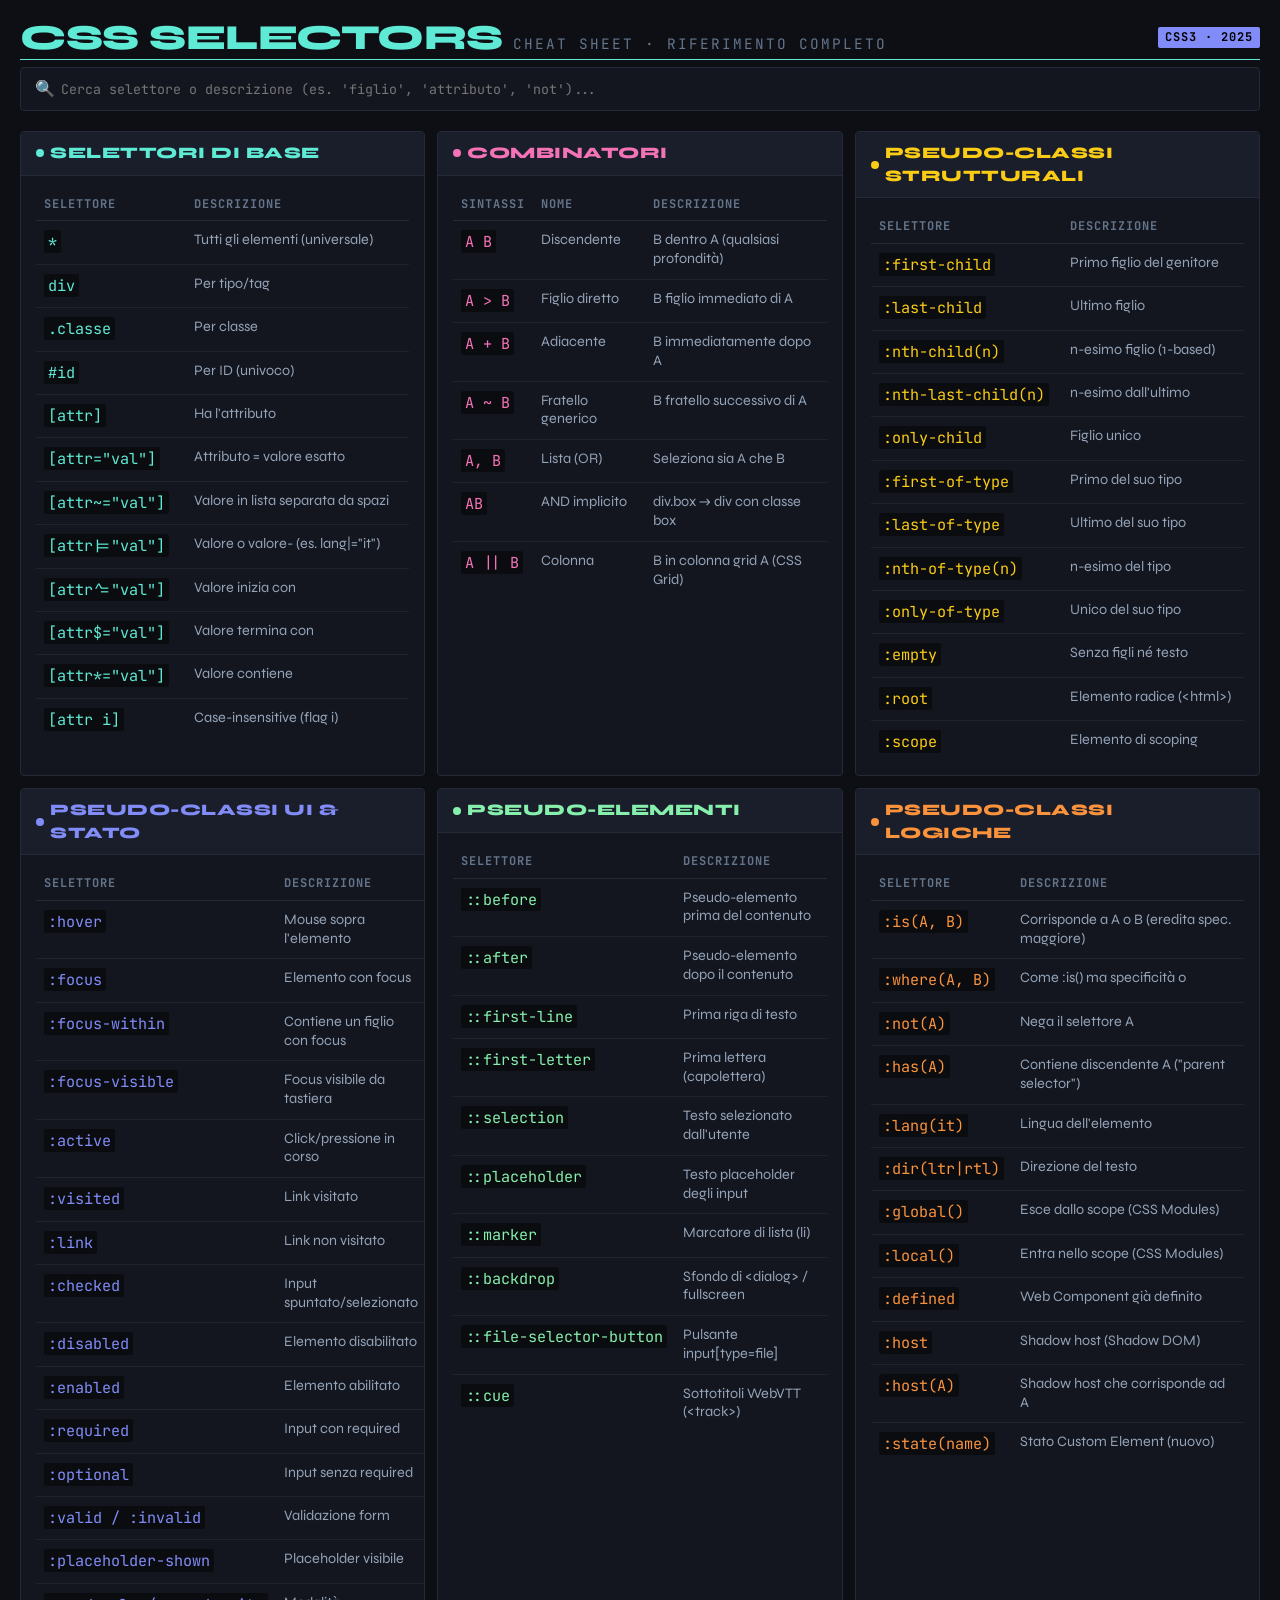
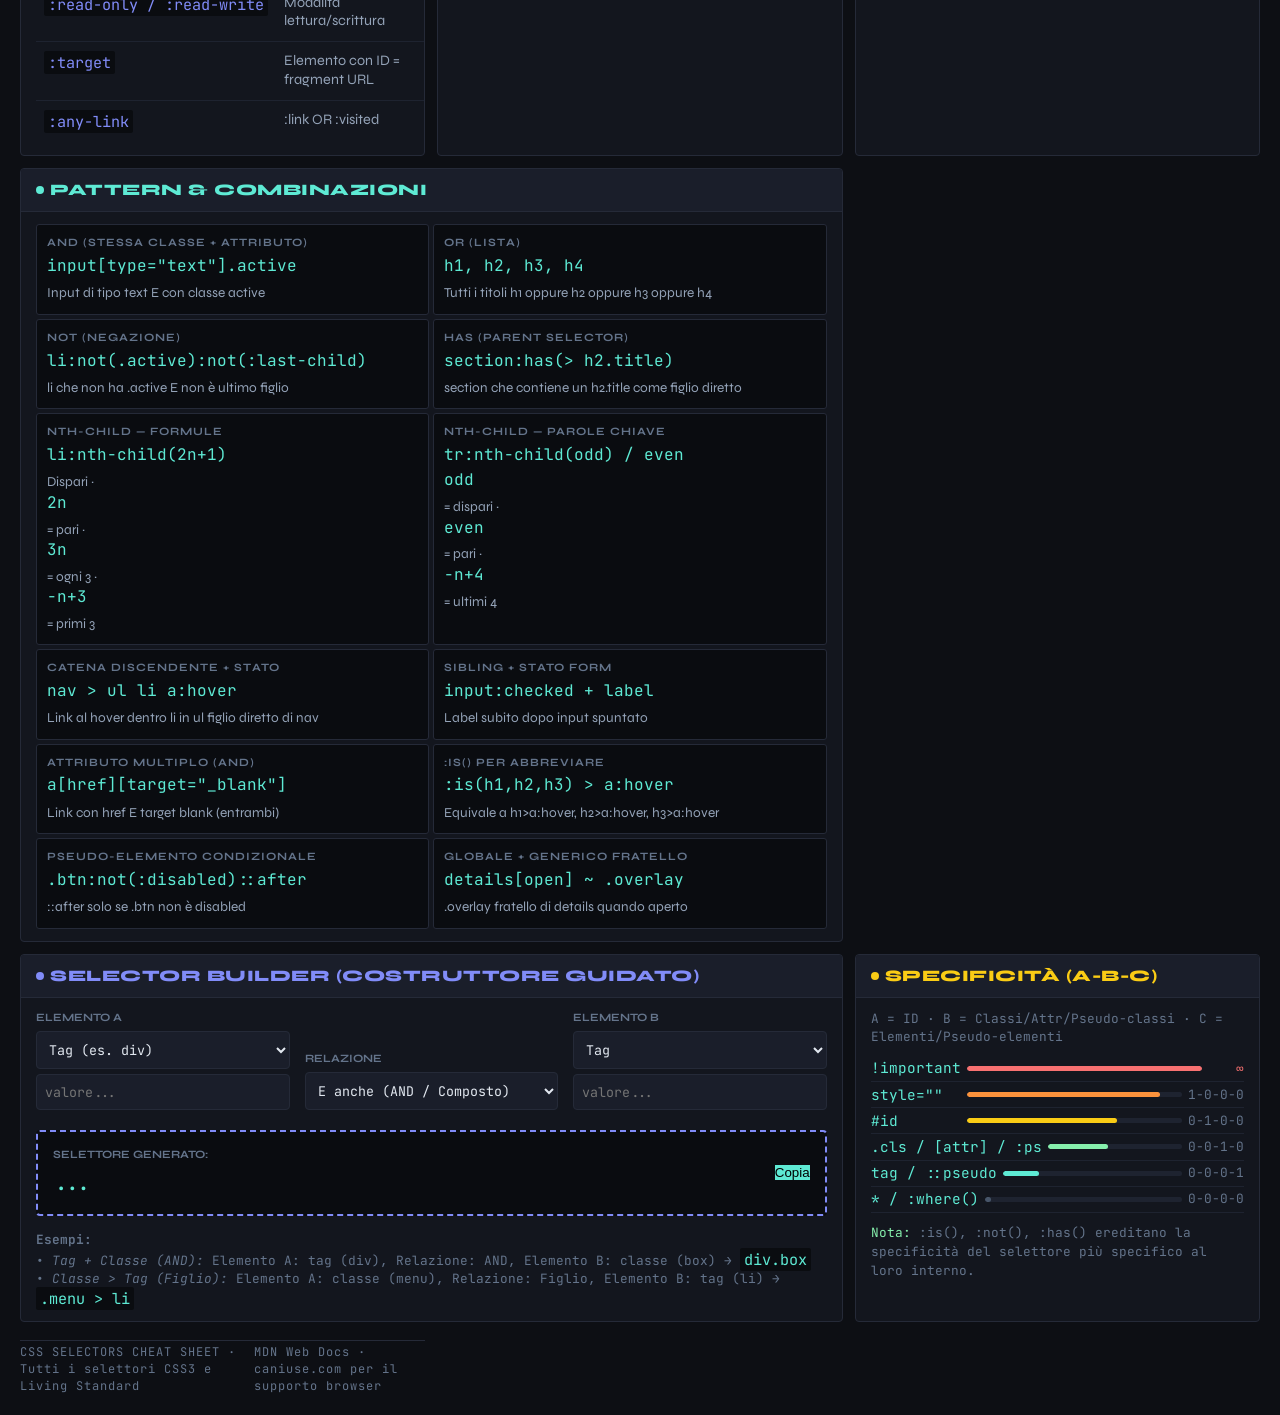
<file: cheatSheetCss.html>
<!doctype html>
<html lang="it">
  <head>
    <meta charset="UTF-8" />
    <title>CSS Selectors – Cheat Sheet</title>
    <script src="cheatSheetCss.js" defer></script>
    <style>
      @import url('https://fonts.googleapis.com/css2?family=JetBrains+Mono:wght@400;600;700&family=Syne:wght@400;700;800&display=swap');

      *,
      *::after {
        box-sizing: border-box;
        margin: 0;
        padding: 0;
      }

      :root {
        --bg: #0d0f14;
        --surface: #13161e;
        --surface2: #1a1e2a;
        --border: #252a38;
        --accent: #5eead4;
        --accent2: #f472b6;
        --accent3: #facc15;
        --accent4: #818cf8;
        --text: #e2e8f0;
        --muted: #64748b;
        --code-bg: #0a0c10;
      }

      @page {
        size: A4;
        margin: 0;
      }

      body {
        width: 100%;
        min-height: 100vh;
        background: var(--bg);
        color: var(--text);
        font-family: 'Syne', sans-serif;
        font-size: 1rem;
        line-height: 1.4;
        padding: 20px;
        print-color-adjust: exact;
        -webkit-print-color-adjust: exact;
      }

      /* ── HEADER ── */
      header {
        display: flex;
        align-items: center;
        justify-content: space-between;
        border-bottom: 1.5px solid var(--accent);
        padding-bottom: 4px;
        margin-bottom: 7px;
      }
      header .title-block {
        display: flex;
        align-items: baseline;
        gap: 10px;
      }
      header h1 {
        font-size: 2.2rem;
        font-weight: 800;
        letter-spacing: -0.5px;
        color: var(--accent);
        line-height: 1;
      }
      header .sub {
        font-family: 'JetBrains Mono', monospace;
        font-size: 0.9rem;
        color: var(--muted);
        letter-spacing: 2px;
        text-transform: uppercase;
      }
      header .badge {
        font-family: 'JetBrains Mono', monospace;
        font-size: 0.75rem;
        background: var(--accent4);
        color: #000;
        padding: 2px 7px;
        border-radius: 2px;
        font-weight: 700;
        letter-spacing: 1px;
      }

      /* ── SEARCH BOX ── */
      .search-box {
        position: relative;
        margin-bottom: 20px;
      }
      .search-input {
        width: 100%;
        background: var(--surface);
        border: 1px solid var(--border);
        padding: 12px 12px 12px 40px;
        border-radius: 4px;
        color: var(--text);
        font-family: 'JetBrains Mono', monospace;
        outline: none;
        transition: border-color 0.2s;
      }
      .search-input:focus {
        border-color: var(--accent);
      }
      .search-icon {
        position: absolute;
        left: 15px;
        top: 50%;
        transform: translateY(-50%);
        color: var(--muted);
      }

      /* ── PLAYGROUND ── */
      .playground-container {
        display: flex;
        flex-direction: column;
        gap: 15px;
      }
      .tester-input {
        background: var(--code-bg);
        border: 1px solid var(--accent);
        padding: 10px;
        color: var(--accent);
        font-family: 'JetBrains Mono', monospace;
        border-radius: 4px;
        width: 100%;
      }
      .dom-preview {
        background: #1e2330;
        padding: 15px;
        border-radius: 4px;
        border: 1px dashed var(--muted);
      }
      .dom-preview * {
        padding: 4px;
        border: 1px solid transparent;
        transition: all 0.2s;
      }
      .dom-preview .highlight {
        background: rgba(94, 234, 212, 0.2);
        border-color: var(--accent);
        box-shadow: 0 0 8px rgba(94, 234, 212, 0.3);
      }
      .dom-preview ul {
        margin-left: 20px;
      }

      /* ── BUILDER ── */
      .builder-grid {
        display: grid;
        grid-template-columns: repeat(auto-fit, minmax(150px, 1fr));
        gap: 15px;
        align-items: end;
      }
      .builder-field {
        display: flex;
        flex-direction: column;
        gap: 5px;
      }
      .builder-label {
        font-size: 0.7rem;
        color: var(--muted);
        text-transform: uppercase;
        font-weight: 700;
      }
      .builder-select, .builder-input {
        background: var(--surface2);
        border: 1px solid var(--border);
        color: var(--text);
        padding: 8px;
        border-radius: 4px;
        font-family: 'JetBrains Mono', monospace;
        outline: none;
      }
      .builder-select:focus, .builder-input:focus {
        border-color: var(--accent4);
      }
      .builder-result-area {
        margin-top: 20px;
        padding: 15px;
        background: var(--code-bg);
        border: 2px dashed var(--accent4);
        border-radius: 4px;
        display: flex;
        justify-content: space-between;
        align-items: center;
      }

      /* ── GRID ── */
      .grid {
        display: grid;
        grid-template-columns: repeat(auto-fit, minmax(320px, 1fr));
        gap: 12px;
      }

      @media (min-width: 1200px) {
        .grid {
          grid-template-columns: repeat(3, 1fr);
        }
        .grid-2 {
          grid-column: span 2;
        }
      }

      @media (max-width: 768px) {
        .grid {
          grid-template-columns: 1fr;
        }
      }

      /* ── CARD ── */
      .card {
        background: var(--surface);
        border: 1px solid var(--border);
        border-radius: 4px;
        overflow: hidden;
      }
      .card-header {
        display: flex;
        align-items: center;
        gap: 6px;
        padding: 10px 15px;
        background: var(--surface2);
        border-bottom: 1px solid var(--border);
      }
      .card-header .dot {
        width: 8px;
        height: 8px;
        border-radius: 50%;
        flex-shrink: 0;
      }
      .card-header h2 {
        font-size: 1rem;
        font-weight: 800;
        letter-spacing: 0.5px;
        text-transform: uppercase;
      }
      .card-body {
        padding: 12px 15px;
      }

      /* ── TABLE ── */
      table {
        width: 100%;
        border-collapse: collapse;
      }
      th {
        font-family: 'JetBrains Mono', monospace;
        font-size: 0.75rem;
        font-weight: 700;
        color: var(--muted);
        text-transform: uppercase;
        letter-spacing: 1px;
        padding: 8px;
        text-align: left;
        border-bottom: 1px solid var(--border);
      }
      td {
        padding: 10px 8px;
        vertical-align: top;
        border-bottom: 1px solid #1e2330;
      }
      tr:last-child td {
        border-bottom: none;
      }
      tr:hover td {
        background: #171b27;
      }

      code {
        font-family: 'JetBrains Mono', monospace;
        font-size: 0.95rem;
        color: var(--accent);
        background: var(--code-bg);
        padding: 1px 4px;
        border-radius: 2px;
        white-space: nowrap;
      }
      code.pink {
        color: var(--accent2);
      }
      code.yellow {
        color: var(--accent3);
      }
      code.purple {
        color: var(--accent4);
      }
      code.green {
        color: #86efac;
      }
      code.orange {
        color: #fb923c;
      }

      .desc {
        color: #94a3b8;
        font-size: 0.9rem;
        line-height: 1.3;
      }

      /* ── COMBO SECTION (special layout) ── */
      .combo-grid {
        display: grid;
        grid-template-columns: 1fr 1fr;
        gap: 4px;
      }
      .combo-item {
        background: var(--code-bg);
        border: 1px solid var(--border);
        border-radius: 3px;
        padding: 10px;
      }
      .combo-item .label {
        font-size: 0.7rem;
        color: var(--muted);
        text-transform: uppercase;
        letter-spacing: 1px;
        margin-bottom: 4px;
        font-weight: 700;
      }
      .combo-item code {
        font-size: 1rem;
        display: block;
        background: transparent;
        padding: 0;
        margin-bottom: 4px;
      }
      .combo-item .desc {
        font-size: 0.85rem;
      }

      /* ── SPECIFICITY BAR ── */
      .spec-row {
        display: flex;
        align-items: center;
        gap: 6px;
        padding: 2.5px 0;
        border-bottom: 1px solid #1e2330;
      }
      .spec-row:last-child {
        border: none;
      }
      .spec-code {
        font-family: 'JetBrains Mono', monospace;
        font-size: 0.9rem;
        color: var(--accent);
        min-width: 90px;
      }
      .spec-bar-wrap {
        flex: 1;
        height: 5px;
        background: #1e2330;
        border-radius: 3px;
        overflow: hidden;
      }
      .spec-bar {
        height: 100%;
        border-radius: 3px;
      }
      .spec-val {
        font-family: 'JetBrains Mono', monospace;
        font-size: 0.8rem;
        color: var(--muted);
        min-width: 36px;
        text-align: right;
      }

      /* ── FOOTER ── */
      footer {
        margin-top: 6px;
        border-top: 1px solid var(--border);
        padding-top: 3px;
        display: flex;
        justify-content: space-between;
        align-items: center;
      }
      footer span {
        font-family: 'JetBrains Mono', monospace;
        font-size: 0.75rem;
        color: var(--muted);
        letter-spacing: 1px;
      }

      /* ── PRINT ── */
      @media print {
        body {
          margin: 0;
        }
      }
    </style>
  </head>
  <body>
    <header>
      <div class="title-block">
        <h1>CSS SELECTORS</h1>
        <span class="sub">Cheat Sheet · Riferimento Completo</span>
      </div>
      <span class="badge">CSS3 · 2025</span>
    </header>

    <div class="search-box">
      <span class="search-icon">🔍</span>
      <input type="text" id="mainSearch" class="search-input" placeholder="Cerca selettore o descrizione (es. 'figlio', 'attributo', 'not')..." />
    </div>

    <div class="grid">
      <!-- ① SELETTORI DI BASE -->
      <div class="card">
        <div class="card-header">
          <div class="dot" style="background: #5eead4"></div>
          <h2 style="color: #5eead4">Selettori di Base</h2>
        </div>
        <div class="card-body">
          <table>
            <tr>
              <th>Selettore</th>
              <th>Descrizione</th>
            </tr>
            <tr>
              <td><code>*</code></td>
              <td class="desc">Tutti gli elementi (universale)</td>
            </tr>
            <tr>
              <td><code>div</code></td>
              <td class="desc">Per tipo/tag</td>
            </tr>
            <tr>
              <td><code>.classe</code></td>
              <td class="desc">Per classe</td>
            </tr>
            <tr>
              <td><code>#id</code></td>
              <td class="desc">Per ID (univoco)</td>
            </tr>
            <tr>
              <td><code>[attr]</code></td>
              <td class="desc">Ha l'attributo</td>
            </tr>
            <tr>
              <td><code>[attr="val"]</code></td>
              <td class="desc">Attributo = valore esatto</td>
            </tr>
            <tr>
              <td><code>[attr~="val"]</code></td>
              <td class="desc">Valore in lista separata da spazi</td>
            </tr>
            <tr>
              <td><code>[attr|="val"]</code></td>
              <td class="desc">Valore o valore- (es. lang|="it")</td>
            </tr>
            <tr>
              <td><code>[attr^="val"]</code></td>
              <td class="desc">Valore inizia con</td>
            </tr>
            <tr>
              <td><code>[attr$="val"]</code></td>
              <td class="desc">Valore termina con</td>
            </tr>
            <tr>
              <td><code>[attr*="val"]</code></td>
              <td class="desc">Valore contiene</td>
            </tr>
            <tr>
              <td><code>[attr i]</code></td>
              <td class="desc">Case-insensitive (flag i)</td>
            </tr>
          </table>
        </div>
      </div>

      <!-- ② COMBINATORI -->
      <div class="card">
        <div class="card-header">
          <div class="dot" style="background: #f472b6"></div>
          <h2 style="color: #f472b6">Combinatori</h2>
        </div>
        <div class="card-body">
          <table>
            <tr>
              <th>Sintassi</th>
              <th>Nome</th>
              <th>Descrizione</th>
            </tr>
            <tr>
              <td><code class="pink">A B</code></td>
              <td class="desc">Discendente</td>
              <td class="desc">B dentro A (qualsiasi profondità)</td>
            </tr>
            <tr>
              <td><code class="pink">A &gt; B</code></td>
              <td class="desc">Figlio diretto</td>
              <td class="desc">B figlio immediato di A</td>
            </tr>
            <tr>
              <td><code class="pink">A + B</code></td>
              <td class="desc">Adiacente</td>
              <td class="desc">B immediatamente dopo A</td>
            </tr>
            <tr>
              <td><code class="pink">A ~ B</code></td>
              <td class="desc">Fratello generico</td>
              <td class="desc">B fratello successivo di A</td>
            </tr>
            <tr>
              <td><code class="pink">A, B</code></td>
              <td class="desc">Lista (OR)</td>
              <td class="desc">Seleziona sia A che B</td>
            </tr>
            <tr>
              <td><code class="pink">AB</code></td>
              <td class="desc">AND implicito</td>
              <td class="desc">div.box → div con classe box</td>
            </tr>
            <tr>
              <td><code class="pink">A || B</code></td>
              <td class="desc">Colonna</td>
              <td class="desc">B in colonna grid A (CSS Grid)</td>
            </tr>
          </table>
        </div>
      </div>

      <!-- ③ PSEUDO-CLASSI STRUTTURALI -->
      <div class="card">
        <div class="card-header">
          <div class="dot" style="background: #facc15"></div>
          <h2 style="color: #facc15">Pseudo-classi Strutturali</h2>
        </div>
        <div class="card-body">
          <table>
            <tr>
              <th>Selettore</th>
              <th>Descrizione</th>
            </tr>
            <tr>
              <td><code class="yellow">:first-child</code></td>
              <td class="desc">Primo figlio del genitore</td>
            </tr>
            <tr>
              <td><code class="yellow">:last-child</code></td>
              <td class="desc">Ultimo figlio</td>
            </tr>
            <tr>
              <td><code class="yellow">:nth-child(n)</code></td>
              <td class="desc">n-esimo figlio (1-based)</td>
            </tr>
            <tr>
              <td><code class="yellow">:nth-last-child(n)</code></td>
              <td class="desc">n-esimo dall'ultimo</td>
            </tr>
            <tr>
              <td><code class="yellow">:only-child</code></td>
              <td class="desc">Figlio unico</td>
            </tr>
            <tr>
              <td><code class="yellow">:first-of-type</code></td>
              <td class="desc">Primo del suo tipo</td>
            </tr>
            <tr>
              <td><code class="yellow">:last-of-type</code></td>
              <td class="desc">Ultimo del suo tipo</td>
            </tr>
            <tr>
              <td><code class="yellow">:nth-of-type(n)</code></td>
              <td class="desc">n-esimo del tipo</td>
            </tr>
            <tr>
              <td><code class="yellow">:only-of-type</code></td>
              <td class="desc">Unico del suo tipo</td>
            </tr>
            <tr>
              <td><code class="yellow">:empty</code></td>
              <td class="desc">Senza figli né testo</td>
            </tr>
            <tr>
              <td><code class="yellow">:root</code></td>
              <td class="desc">Elemento radice (&lt;html&gt;)</td>
            </tr>
            <tr>
              <td><code class="yellow">:scope</code></td>
              <td class="desc">Elemento di scoping</td>
            </tr>
          </table>
        </div>
      </div>

      <!-- ④ PSEUDO-CLASSI UI/STATO -->
      <div class="card">
        <div class="card-header">
          <div class="dot" style="background: #818cf8"></div>
          <h2 style="color: #818cf8">Pseudo-classi UI & Stato</h2>
        </div>
        <div class="card-body">
          <table>
            <tr>
              <th>Selettore</th>
              <th>Descrizione</th>
            </tr>
            <tr>
              <td><code class="purple">:hover</code></td>
              <td class="desc">Mouse sopra l'elemento</td>
            </tr>
            <tr>
              <td><code class="purple">:focus</code></td>
              <td class="desc">Elemento con focus</td>
            </tr>
            <tr>
              <td><code class="purple">:focus-within</code></td>
              <td class="desc">Contiene un figlio con focus</td>
            </tr>
            <tr>
              <td><code class="purple">:focus-visible</code></td>
              <td class="desc">Focus visibile da tastiera</td>
            </tr>
            <tr>
              <td><code class="purple">:active</code></td>
              <td class="desc">Click/pressione in corso</td>
            </tr>
            <tr>
              <td><code class="purple">:visited</code></td>
              <td class="desc">Link visitato</td>
            </tr>
            <tr>
              <td><code class="purple">:link</code></td>
              <td class="desc">Link non visitato</td>
            </tr>
            <tr>
              <td><code class="purple">:checked</code></td>
              <td class="desc">Input spuntato/selezionato</td>
            </tr>
            <tr>
              <td><code class="purple">:disabled</code></td>
              <td class="desc">Elemento disabilitato</td>
            </tr>
            <tr>
              <td><code class="purple">:enabled</code></td>
              <td class="desc">Elemento abilitato</td>
            </tr>
            <tr>
              <td><code class="purple">:required</code></td>
              <td class="desc">Input con required</td>
            </tr>
            <tr>
              <td><code class="purple">:optional</code></td>
              <td class="desc">Input senza required</td>
            </tr>
            <tr>
              <td><code class="purple">:valid / :invalid</code></td>
              <td class="desc">Validazione form</td>
            </tr>
            <tr>
              <td><code class="purple">:placeholder-shown</code></td>
              <td class="desc">Placeholder visibile</td>
            </tr>
            <tr>
              <td><code class="purple">:read-only / :read-write</code></td>
              <td class="desc">Modalità lettura/scrittura</td>
            </tr>
            <tr>
              <td><code class="purple">:target</code></td>
              <td class="desc">Elemento con ID = fragment URL</td>
            </tr>
            <tr>
              <td><code class="purple">:any-link</code></td>
              <td class="desc">:link OR :visited</td>
            </tr>
          </table>
        </div>
      </div>

      <!-- ⑤ PSEUDO-ELEMENTI -->
      <div class="card">
        <div class="card-header">
          <div class="dot" style="background: #86efac"></div>
          <h2 style="color: #86efac">Pseudo-elementi</h2>
        </div>
        <div class="card-body">
          <table>
            <tr>
              <th>Selettore</th>
              <th>Descrizione</th>
            </tr>
            <tr>
              <td><code class="green">::before</code></td>
              <td class="desc">Pseudo-elemento prima del contenuto</td>
            </tr>
            <tr>
              <td><code class="green">::after</code></td>
              <td class="desc">Pseudo-elemento dopo il contenuto</td>
            </tr>
            <tr>
              <td><code class="green">::first-line</code></td>
              <td class="desc">Prima riga di testo</td>
            </tr>
            <tr>
              <td><code class="green">::first-letter</code></td>
              <td class="desc">Prima lettera (capolettera)</td>
            </tr>
            <tr>
              <td><code class="green">::selection</code></td>
              <td class="desc">Testo selezionato dall'utente</td>
            </tr>
            <tr>
              <td><code class="green">::placeholder</code></td>
              <td class="desc">Testo placeholder degli input</td>
            </tr>
            <tr>
              <td><code class="green">::marker</code></td>
              <td class="desc">Marcatore di lista (li)</td>
            </tr>
            <tr>
              <td><code class="green">::backdrop</code></td>
              <td class="desc">Sfondo di &lt;dialog&gt; / fullscreen</td>
            </tr>
            <tr>
              <td><code class="green">::file-selector-button</code></td>
              <td class="desc">Pulsante input[type=file]</td>
            </tr>
            <tr>
              <td><code class="green">::cue</code></td>
              <td class="desc">Sottotitoli WebVTT (&lt;track&gt;)</td>
            </tr>
          </table>
        </div>
      </div>

      <!-- ⑥ PSEUDO-CLASSI LOGICHE & AVANZATE -->
      <div class="card">
        <div class="card-header">
          <div class="dot" style="background: #fb923c"></div>
          <h2 style="color: #fb923c">Pseudo-classi Logiche</h2>
        </div>
        <div class="card-body">
          <table>
            <tr>
              <th>Selettore</th>
              <th>Descrizione</th>
            </tr>
            <tr>
              <td><code class="orange">:is(A, B)</code></td>
              <td class="desc">Corrisponde a A o B (eredita spec. maggiore)</td>
            </tr>
            <tr>
              <td><code class="orange">:where(A, B)</code></td>
              <td class="desc">Come :is() ma specificità 0</td>
            </tr>
            <tr>
              <td><code class="orange">:not(A)</code></td>
              <td class="desc">Nega il selettore A</td>
            </tr>
            <tr>
              <td><code class="orange">:has(A)</code></td>
              <td class="desc">Contiene discendente A ("parent selector")</td>
            </tr>
            <tr>
              <td><code class="orange">:lang(it)</code></td>
              <td class="desc">Lingua dell'elemento</td>
            </tr>
            <tr>
              <td><code class="orange">:dir(ltr|rtl)</code></td>
              <td class="desc">Direzione del testo</td>
            </tr>
            <tr>
              <td><code class="orange">:global()</code></td>
              <td class="desc">Esce dallo scope (CSS Modules)</td>
            </tr>
            <tr>
              <td><code class="orange">:local()</code></td>
              <td class="desc">Entra nello scope (CSS Modules)</td>
            </tr>
            <tr>
              <td><code class="orange">:defined</code></td>
              <td class="desc">Web Component già definito</td>
            </tr>
            <tr>
              <td><code class="orange">:host</code></td>
              <td class="desc">Shadow host (Shadow DOM)</td>
            </tr>
            <tr>
              <td><code class="orange">:host(A)</code></td>
              <td class="desc">Shadow host che corrisponde ad A</td>
            </tr>
            <tr>
              <td><code class="orange">:state(name)</code></td>
              <td class="desc">Stato Custom Element (nuovo)</td>
            </tr>
          </table>
        </div>
      </div>

      <!-- ⑦ COMBINAZIONI & PATTERN – wide -->
      <div class="card grid-2">
        <div class="card-header">
          <div class="dot" style="background: #5eead4"></div>
          <h2 style="color: #5eead4">Pattern & Combinazioni</h2>
        </div>
        <div class="card-body">
          <div class="combo-grid">
            <div class="combo-item">
              <div class="label">AND (stessa classe + attributo)</div>
              <code>input[type="text"].active</code>
              <span class="desc">Input di tipo text E con classe active</span>
            </div>
            <div class="combo-item">
              <div class="label">OR (lista)</div>
              <code>h1, h2, h3, h4</code>
              <span class="desc">Tutti i titoli h1 oppure h2 oppure h3 oppure h4</span>
            </div>
            <div class="combo-item">
              <div class="label">NOT (negazione)</div>
              <code>li:not(.active):not(:last-child)</code>
              <span class="desc">li che non ha .active E non è ultimo figlio</span>
            </div>
            <div class="combo-item">
              <div class="label">HAS (parent selector)</div>
              <code>section:has(> h2.title)</code>
              <span class="desc">section che contiene un h2.title come figlio diretto</span>
            </div>
            <div class="combo-item">
              <div class="label">nth-child — formule</div>
              <code>li:nth-child(2n+1)</code>
              <span class="desc">Dispari · <code>2n</code> = pari · <code>3n</code> = ogni 3 · <code>-n+3</code> = primi 3</span>
            </div>
            <div class="combo-item">
              <div class="label">nth-child — parole chiave</div>
              <code>tr:nth-child(odd) / even</code>
              <span class="desc"><code>odd</code> = dispari · <code>even</code> = pari · <code>-n+4</code> = ultimi 4</span>
            </div>
            <div class="combo-item">
              <div class="label">Catena discendente + stato</div>
              <code>nav > ul li a:hover</code>
              <span class="desc">Link al hover dentro li in ul figlio diretto di nav</span>
            </div>
            <div class="combo-item">
              <div class="label">Sibling + stato form</div>
              <code>input:checked + label</code>
              <span class="desc">Label subito dopo input spuntato</span>
            </div>
            <div class="combo-item">
              <div class="label">Attributo multiplo (AND)</div>
              <code>a[href][target="_blank"]</code>
              <span class="desc">Link con href E target blank (entrambi)</span>
            </div>
            <div class="combo-item">
              <div class="label">:is() per abbreviare</div>
              <code>:is(h1,h2,h3) > a:hover</code>
              <span class="desc">Equivale a h1>a:hover, h2>a:hover, h3>a:hover</span>
            </div>
            <div class="combo-item">
              <div class="label">Pseudo-elemento condizionale</div>
              <code>.btn:not(:disabled)::after</code>
              <span class="desc">::after solo se .btn non è disabled</span>
            </div>
            <div class="combo-item">
              <div class="label">Globale + generico fratello</div>
              <code>details[open] ~ .overlay</code>
              <span class="desc">.overlay fratello di details quando aperto</span>
            </div>
          </div>
        </div>
      </div>

      <!-- ⑨ SELECTOR BUILDER (GUIDATO) -->
      <div class="card grid-2">
        <div class="card-header">
          <div class="dot" style="background: #818cf8"></div>
          <h2 style="color: #818cf8">Selector Builder (Costruttore Guidato)</h2>
        </div>
        <div class="card-body">
          <div class="builder-grid">
            <!-- Parte 1 -->
            <div class="builder-field">
              <span class="builder-label">Elemento A</span>
              <select id="buildType1" class="builder-select">
                <option value="tag">Tag (es. div)</option>
                <option value="class">Classe (es. .btn)</option>
                <option value="id">ID (es. #main)</option>
              </select>
              <input type="text" id="buildVal1" class="builder-input" placeholder="valore...">
            </div>

            <!-- Relazione -->
            <div class="builder-field">
              <span class="builder-label">Relazione</span>
              <select id="buildRel" class="builder-select">
                <option value="and">E anche (AND / Composto)</option>
                <option value="child">Figlio diretto ( > )</option>
                <option value="desc">Discendente (spazio)</option>
                <option value="adj">Fratello adiacente ( + )</option>
                <option value="sib">Fratello generico ( ~ )</option>
              </select>
            </div>

            <!-- Parte 2 -->
            <div class="builder-field">
              <span class="builder-label">Elemento B</span>
              <select id="buildType2" class="builder-select">
                <option value="tag">Tag</option>
                <option value="class">Classe</option>
                <option value="id">ID</option>
              </select>
              <input type="text" id="buildVal2" class="builder-input" placeholder="valore...">
            </div>

          </div>

          <div class="builder-result-area">
            <div>
              <span class="builder-label" style="display: block; margin-bottom: 5px;">Selettore Generato:</span>
              <code id="generatedSelector" style="font-size: 1.4rem; background: transparent; padding: 0;">...</code>
            </div>
            <button id="copyGenerated" class="badge" style="background: var(--accent); color: #000; border: none; cursor: pointer;">Copia</button>
          </div>
          
          <div style="margin-top: 15px; font-size: 0.8rem; color: var(--muted); font-family: 'JetBrains Mono', monospace;">
            <strong>Esempi:</strong><br>
            • <em>Tag + Classe (AND):</em> Elemento A: tag (div), Relazione: AND, Elemento B: classe (box) &rarr; <code>div.box</code><br>
            • <em>Classe > Tag (Figlio):</em> Elemento A: classe (menu), Relazione: Figlio, Elemento B: tag (li) &rarr; <code>.menu > li</code>
          </div>
        </div>
      </div>

      <!-- ⑧ SPECIFICITÀ -->
      <div class="card">
        <div class="card-header">
          <div class="dot" style="background: #facc15"></div>
          <h2 style="color: #facc15">Specificità (A-B-C)</h2>
        </div>
        <div class="card-body">
          <div style="font-family: 'JetBrains Mono', monospace; font-size: 0.8rem; color: var(--muted); margin-bottom: 10px">A = ID · B = Classi/Attr/Pseudo-classi · C = Elementi/Pseudo-elementi</div>
          <div class="spec-row">
            <span class="spec-code">!important</span>
            <div class="spec-bar-wrap"><div class="spec-bar" style="width: 100%; background: #f87171"></div></div>
            <span class="spec-val" style="color: #f87171">∞</span>
          </div>
          <div class="spec-row">
            <span class="spec-code">style=""</span>
            <div class="spec-bar-wrap"><div class="spec-bar" style="width: 90%; background: #fb923c"></div></div>
            <span class="spec-val">1-0-0-0</span>
          </div>
          <div class="spec-row">
            <span class="spec-code">#id</span>
            <div class="spec-bar-wrap"><div class="spec-bar" style="width: 70%; background: #facc15"></div></div>
            <span class="spec-val">0-1-0-0</span>
          </div>
          <div class="spec-row">
            <span class="spec-code">.cls / [attr] / :ps</span>
            <div class="spec-bar-wrap"><div class="spec-bar" style="width: 45%; background: #86efac"></div></div>
            <span class="spec-val">0-0-1-0</span>
          </div>
          <div class="spec-row">
            <span class="spec-code">tag / ::pseudo</span>
            <div class="spec-bar-wrap"><div class="spec-bar" style="width: 20%; background: #5eead4"></div></div>
            <span class="spec-val">0-0-0-1</span>
          </div>
          <div class="spec-row">
            <span class="spec-code">* / :where()</span>
            <div class="spec-bar-wrap"><div class="spec-bar" style="width: 3%; background: #475569"></div></div>
            <span class="spec-val">0-0-0-0</span>
          </div>
          <div style="margin-top: 10px; font-size: 0.8rem; color: var(--muted); line-height: 1.5; font-family: 'JetBrains Mono', monospace">
            <span style="color: #86efac">Nota:</span> :is(), :not(), :has() ereditano la specificità del selettore più specifico al loro interno.
          </div>
        </div>
      </div>

    <footer>
      <span>CSS SELECTORS CHEAT SHEET · Tutti i selettori CSS3 e Living Standard</span>
      <span>MDN Web Docs · caniuse.com per il supporto browser</span>
    </footer>
  </body>
</html>
</file>
<file: style.css>
:root {
  --bg: #0d0f14;
  --surface: #131720;
  --surface2: #1a1f2e;
  --border: #252c3e;
  --border2: #2e3650;
  --text: #e2e8f8;
  --text-muted: #7b85a0;
  --text-dim: #4a5270;
  --accent-blue: #4f8ef7;
  --accent-cyan: #22d3ee;
  --accent-green: #34d399;
  --accent-orange: #fb923c;
  --accent-pink: #f472b6;
  --accent-yellow: #fbbf24;
  --accent-purple: #a78bfa;
  --tag-ig: #1e3a5f;
  --tag-ig-text: #60a5fa;
  --tag-ajax: #1e4a3a;
  --tag-ajax-text: #34d399;
  --tag-form: #3a2e1e;
  --tag-form-text: #fb923c;
  --tag-nav: #2e1e3a;
  --tag-nav-text: #c084fc;
  --tag-ui: #3a1e2e;
  --tag-ui-text: #f472b6;
  --tag-val: #1e3a3a;
  --tag-val-text: #22d3ee;
  --tag-store: #3a3a1e;
  --tag-store-text: #fbbf24;
  --tag-debug: #2a1e1e;
  --tag-debug-text: #f87171;
}

* {
  box-sizing: border-box;
  margin: 0;
  padding: 0;
}

body {
  background: var(--bg);
  color: var(--text);
  font-family: 'DM Sans', sans-serif;
  font-size: 14px;
  line-height: 1.4;
  min-width: 1400px;
}

/* ── HEADER ────────────────────────────────────── */
header {
  background: linear-gradient(135deg, #0d1528 0%, #111827 50%, #0a1020 100%);
  border-bottom: 1px solid var(--border2);
  padding: 24px 32px;
  display: flex;
  flex-direction: column;
  align-items: stretch;
  justify-content: space-between;
  position: relative;
  overflow: hidden;
  gap: 20px;
}
header::before {
  content: '';
  position: absolute;
  top: 0;
  left: 0;
  right: 0;
  bottom: 0;
  background: repeating-linear-gradient(90deg, transparent, transparent 40px, rgba(79, 142, 247, 0.03) 40px, rgba(79, 142, 247, 0.03) 41px);
}
.header-top {
  display: flex;
  justify-content: space-between;
  align-items: center;
  width: 100%;
  position: relative;
  z-index: 1;
}
.header-left {
  position: relative;
}
.header-badge {
  font-family: 'JetBrains Mono', monospace;
  font-size: 9px;
  font-weight: 700;
  letter-spacing: 3px;
  color: var(--accent-blue);
  text-transform: uppercase;
  opacity: 0.8;
  margin-bottom: 4px;
}
h1 {
  font-family: 'JetBrains Mono', monospace;
  font-size: 26px;
  font-weight: 700;
  letter-spacing: -0.5px;
  color: #fff;
  display: flex;
  align-items: center;
  gap: 10px;
}
h1 .ver {
  font-size: 11px;
  font-weight: 400;
  color: var(--text-muted);
  background: var(--surface2);
  border: 1px solid var(--border2);
  padding: 2px 8px;
  border-radius: 12px;
}
.header-desc {
  color: var(--text-muted);
  font-size: 11px;
  margin-top: 5px;
  max-width: 500px;
  line-height: 1.5;
}
.header-controls {
  display: flex;
  align-items: center;
  justify-content: space-between;
  padding-top: 10px;
  border-top: 1px solid rgba(255, 255, 255, 0.05);
  gap: 20px;
  position: relative;
  z-index: 1;
}
.search-box {
  position: relative;
  flex: 0 0 300px;
}
.search-input {
  width: 100%;
  background: rgba(0, 0, 0, 0.2);
  border: 1px solid var(--border2);
  padding: 8px 12px 8px 32px;
  border-radius: 6px;
  color: var(--text);
  font-family: 'DM Sans', sans-serif;
  font-size: 13px;
  transition: all 0.2s;
}
.search-input:focus {
  outline: none;
  border-color: var(--accent-blue);
  background: rgba(0, 0, 0, 0.4);
}
.search-icon-symbol {
  position: absolute;
  left: 10px;
  top: 50%;
  transform: translateY(-50%);
  color: var(--text-muted);
  font-size: 12px;
}
.section-legend {
  display: flex;
  gap: 6px;
  flex-wrap: wrap;
}
.legend-item {
  display: flex;
  align-items: center;
  gap: 6px;
  font-size: 11px;
  font-family: 'DM Sans', sans-serif;
  font-weight: 500;
  color: var(--text-muted);
  background: var(--surface2);
  border: 1px solid var(--border);
  padding: 6px 10px;
  border-radius: 6px;
  cursor: pointer;
  transition: all 0.2s;
  appearance: none;
  -webkit-appearance: none;
}
.legend-item:hover {
  border-color: var(--text-muted);
  color: var(--text);
}
.legend-item.active {
  background: var(--accent-blue);
  color: #fff;
  border-color: var(--accent-blue);
}
.legend-dot {
  width: 8px;
  height: 8px;
  border-radius: 50%;
}

/* ── LAYOUT ────────────────────────────────────── */
.sheet {
  padding: 16px 24px 32px;
  display: grid;
  grid-template-columns: 1fr 1fr 1fr;
  gap: 14px;
}

/* ── SECTION BLOCK ─────────────────────────────── */
.section {
  background: var(--surface);
  border: 1px solid var(--border);
  border-radius: 8px;
  overflow: visible;
}
.section.wide {
  grid-column: span 2;
}
.section.full {
  grid-column: span 3;
}

.section-header {
  padding: 8px 12px 7px;
  display: flex;
  align-items: center;
  gap: 8px;
  border-bottom: 1px solid var(--border);
  border-radius: 7px 7px 0 0;
}
.section-icon {
  width: 18px;
  height: 18px;
  border-radius: 4px;
  display: flex;
  align-items: center;
  justify-content: center;
  font-size: 10px;
  flex-shrink: 0;
}
.section-title {
  font-family: 'JetBrains Mono', monospace;
  font-size: 12px;
  font-weight: 700;
  letter-spacing: 1px;
  text-transform: uppercase;
}
.section-count {
  margin-left: auto;
  font-family: 'JetBrains Mono', monospace;
  font-size: 11px;
  color: var(--text-dim);
  background: var(--surface2);
  padding: 1px 6px;
  border-radius: 10px;
  border: 1px solid var(--border);
}

/* ── TABLE ─────────────────────────────────────── */
table {
  width: 100%;
  border-collapse: collapse;
}
thead th {
  padding: 5px 10px;
  font-family: 'JetBrains Mono', monospace;
  font-size: 11px;
  font-weight: 700;
  letter-spacing: 1.5px;
  text-transform: uppercase;
  color: var(--text-dim);
  background: var(--surface2);
  text-align: left;
  border-bottom: 1px solid var(--border);
}
tbody tr {
  border-bottom: 1px solid rgba(37, 44, 62, 0.5);
  transition: background 0.1s;
}
tbody tr:last-child {
  border-bottom: none;
}
tbody tr:hover {
  background: rgba(79, 142, 247, 0.04);
}
td {
  padding: 8px 10px;
  vertical-align: top;
  line-height: 1.45;
}
.fn {
  font-family: 'JetBrains Mono', monospace;
  font-size: 13px;
  font-weight: 500;
  color: var(--accent-cyan);
  white-space: nowrap;
  transition: all 0.2s;
  border-bottom: 1px dashed transparent;
}
/* Rende le funzioni cliccabili */
td .fn {
  cursor: pointer;
  border-bottom-color: rgba(34, 211, 238, 0.3);
}
td .fn:hover {
  color: #fff;
  border-bottom-color: var(--accent-cyan);
  text-shadow: 0 0 8px rgba(34, 211, 238, 0.4);
}
.fn-desc {
  color: var(--text);
  font-size: 13px;
}
.params {
  font-family: 'JetBrains Mono', monospace;
  font-size: 12px;
  color: var(--text-muted);
  line-height: 1.6;
}
.param-name {
  color: var(--accent-orange);
}
.param-type {
  color: var(--text-dim);
}
.param-opt {
  color: var(--accent-yellow);
  font-size: 10px;
}
.ret {
  font-family: 'JetBrains Mono', monospace;
  font-size: 12px;
  font-weight: 500;
  white-space: nowrap;
}
.ret-promise {
  color: var(--accent-blue);
}
.ret-bool {
  color: var(--accent-green);
}
.ret-arr {
  color: var(--accent-purple);
}
.ret-obj {
  color: var(--accent-orange);
}
.ret-str {
  color: var(--accent-cyan);
}
.ret-num {
  color: var(--accent-yellow);
}
.ret-void {
  color: var(--text-dim);
}
.ret-fn {
  color: var(--accent-pink);
}

/* Color themes per sezione */
.ig .section-header {
  background: linear-gradient(90deg, rgba(30, 58, 95, 0.4), transparent);
  border-bottom-color: rgba(79, 142, 247, 0.2);
}
.ig .section-title {
  color: var(--tag-ig-text);
}
.ig .section-icon {
  background: var(--tag-ig);
}

.ajax .section-header {
  background: linear-gradient(90deg, rgba(30, 74, 58, 0.4), transparent);
  border-bottom-color: rgba(52, 211, 153, 0.2);
}
.ajax .section-title {
  color: var(--tag-ajax-text);
}
.ajax .section-icon {
  background: var(--tag-ajax);
}

.form .section-header {
  background: linear-gradient(90deg, rgba(58, 46, 30, 0.4), transparent);
  border-bottom-color: rgba(251, 146, 60, 0.2);
}
.form .section-title {
  color: var(--tag-form-text);
}
.form .section-icon {
  background: var(--tag-form);
}

.nav .section-header {
  background: linear-gradient(90deg, rgba(46, 30, 58, 0.4), transparent);
  border-bottom-color: rgba(167, 139, 250, 0.2);
}
.nav .section-title {
  color: var(--tag-nav-text);
}
.nav .section-icon {
  background: var(--tag-nav);
}

.ui .section-header {
  background: linear-gradient(90deg, rgba(58, 30, 46, 0.4), transparent);
  border-bottom-color: rgba(244, 114, 182, 0.2);
}
.ui .section-title {
  color: var(--tag-ui-text);
}
.ui .section-icon {
  background: var(--tag-ui);
}

.val .section-header {
  background: linear-gradient(90deg, rgba(30, 58, 58, 0.4), transparent);
  border-bottom-color: rgba(34, 211, 238, 0.2);
}
.val .section-title {
  color: var(--tag-val-text);
}
.val .section-icon {
  background: var(--tag-val);
}

.store .section-header {
  background: linear-gradient(90deg, rgba(58, 58, 30, 0.4), transparent);
  border-bottom-color: rgba(251, 191, 36, 0.2);
}
.store .section-title {
  color: var(--tag-store-text);
}
.store .section-icon {
  background: var(--tag-store);
}

.debug .section-header {
  background: linear-gradient(90deg, rgba(42, 30, 30, 0.4), transparent);
  border-bottom-color: rgba(248, 113, 113, 0.2);
}
.debug .section-title {
  color: var(--tag-debug-text);
}
.debug .section-icon {
  background: var(--tag-debug);
}

.compat .section-header {
  background: linear-gradient(90deg, rgba(42, 42, 42, 0.4), transparent);
  border-bottom-color: rgba(148, 163, 184, 0.2);
}
.compat .section-title {
  color: #94a3b8;
}
.compat .section-icon {
  background: #1e2433;
}

/* ── EXAMPLES SECTION ──────────────────────────── */
.examples-section {
  grid-column: span 3;
  background: var(--surface);
  border: 1px solid var(--border);
  border-radius: 8px;
  overflow: hidden;
}
.examples-header {
  background: linear-gradient(90deg, rgba(79, 142, 247, 0.12), transparent);
  padding: 9px 14px;
  border-bottom: 1px solid var(--border2);
  display: flex;
  align-items: center;
  gap: 8px;
}
.examples-title {
  font-family: 'JetBrains Mono', monospace;
  font-size: 10px;
  font-weight: 700;
  letter-spacing: 1px;
  text-transform: uppercase;
  color: var(--accent-blue);
}
.examples-body {
  display: grid;
  grid-template-columns: 1fr 1fr 1fr;
  gap: 0;
}
.example-block {
  padding: 12px 14px;
  border-right: 1px solid var(--border);
  position: relative;
}
.example-block:last-child {
  border-right: none;
}
.example-label {
  font-family: 'JetBrains Mono', monospace;
  font-size: 9px;
  font-weight: 700;
  letter-spacing: 1.5px;
  text-transform: uppercase;
  color: var(--text-dim);
  margin-bottom: 8px;
  display: flex;
  align-items: center;
  gap: 6px;
}
.example-label::before {
  content: '';
  display: inline-block;
  width: 6px;
  height: 6px;
  border-radius: 50%;
  background: var(--accent-cyan);
}
pre {
  font-family: 'JetBrains Mono', monospace;
  font-size: 12px;
  line-height: 1.65;
  color: var(--text-muted);
  overflow-x: auto;
}
.kw {
  color: #c084fc;
}
.fn-c {
  color: #22d3ee;
}
.str {
  color: #86efac;
}
.num {
  color: #fbbf24;
}
.cmt {
  color: #4a5270;
  font-style: italic;
}
.var-c {
  color: #e2e8f8;
}
.method {
  color: #60a5fa;
}
.prop {
  color: #fb923c;
}

/* ── BUTTONS & UI ──────────────────────────────── */
.copy-btn {
  position: absolute;
  top: 10px;
  right: 10px;
  background: var(--surface2);
  border: 1px solid var(--border2);
  color: var(--text-muted);
  font-size: 10px;
  padding: 4px 8px;
  border-radius: 4px;
  cursor: pointer;
  opacity: 0;
  transition:
    opacity 0.2s,
    background 0.2s;
}
.example-block:hover .copy-btn {
  opacity: 1;
}
.copy-btn:hover {
  background: var(--accent-blue);
  color: #fff;
  border-color: var(--accent-blue);
}

/* ── TOOLTIPS ──────────────────────────────────── */
.tooltip-trigger {
  position: relative;
  cursor: help;
  margin-left: 4px;
  display: inline-block;
}
.tooltip-icon {
  display: inline-flex;
  align-items: center;
  justify-content: center;
  width: 14px;
  height: 14px;
  background: rgba(79, 142, 247, 0.15);
  color: var(--accent-blue);
  border-radius: 50%;
  font-size: 10px;
  font-weight: bold;
  font-family: 'JetBrains Mono', monospace;
}
.tooltip-content {
  visibility: hidden;
  opacity: 0;
  position: absolute;
  bottom: 150%;
  left: 50%;
  transform: translateX(-50%) translateY(5px);
  width: 280px;
  background: var(--surface2);
  border: 1px solid var(--border);
  border-radius: 6px;
  padding: 12px;
  box-shadow: 0 8px 20px rgba(0, 0, 0, 0.4);
  z-index: 100;
  text-align: left;
  transition:
    opacity 0.2s,
    transform 0.2s;
  pointer-events: none;
}
.tooltip-trigger:hover .tooltip-content {
  visibility: visible;
  opacity: 1;
  transform: translateX(-50%) translateY(0);
}
.tooltip-content::after {
  content: '';
  position: absolute;
  top: 100%;
  left: 50%;
  margin-left: -6px;
  border-width: 6px;
  border-style: solid;
  border-color: var(--surface2) transparent transparent transparent;
}

/* ── FOOTER ────────────────────────────────────── */
footer {
  border-top: 1px solid var(--border);
  padding: 10px 24px;
  display: flex;
  justify-content: space-between;
  align-items: center;
  background: var(--surface);
}
.footer-note {
  font-family: 'JetBrains Mono', monospace;
  font-size: 9px;
  color: var(--text-dim);
}
.footer-note span {
  color: var(--accent-blue);
}
.pattern-note {
  font-size: 9.5px;
  color: var(--text-dim);
  background: var(--surface2);
  padding: 3px 10px;
  border-radius: 12px;
  border: 1px solid var(--border);
  font-family: 'JetBrains Mono', monospace;
}

/* ── BACK TO TOP ───────────────────────────────── */
#back-to-top {
  position: fixed;
  bottom: 24px;
  right: 24px;
  background: var(--surface2);
  border: 1px solid var(--border2);
  color: var(--text-muted);
  width: 38px;
  height: 38px;
  border-radius: 6px;
  cursor: pointer;
  box-shadow: 0 4px 12px rgba(0, 0, 0, 0.3);
  display: none;
  align-items: center;
  justify-content: center;
  z-index: 1000;
  transition: all 0.2s;
}
#back-to-top:hover {
  background: var(--accent-blue);
  color: #fff;
  border-color: var(--accent-blue);
  transform: translateY(-3px);
  box-shadow: 0 8px 24px rgba(79, 142, 247, 0.25);
}

/* ── MODAL SNIPPET ─────────────────────────────── */
.modal-overlay {
  position: fixed;
  top: 0;
  left: 0;
  right: 0;
  bottom: 0;
  background: rgba(0, 0, 0, 0.75);
  backdrop-filter: blur(4px);
  z-index: 2000;
  display: flex;
  align-items: center;
  justify-content: center;
  opacity: 0;
  visibility: hidden;
  transition: all 0.25s ease;
}
.modal-overlay.open {
  opacity: 1;
  visibility: visible;
}
.modal-container {
  background: var(--surface);
  border: 1px solid var(--border2);
  border-radius: 10px;
  width: 90%;
  max-width: 650px;
  box-shadow: 0 25px 50px -12px rgba(0, 0, 0, 0.7);
  transform: scale(0.95) translateY(10px);
  transition: all 0.25s cubic-bezier(0.16, 1, 0.3, 1);
  overflow: hidden;
}
.modal-overlay.open .modal-container {
  transform: scale(1) translateY(0);
}
.modal-header {
  padding: 14px 20px;
  background: var(--surface2);
  border-bottom: 1px solid var(--border);
  display: flex;
  justify-content: space-between;
  align-items: center;
}
.modal-title {
  font-family: 'JetBrains Mono', monospace;
  font-weight: 700;
  color: var(--accent-blue);
  font-size: 13px;
}
.modal-close {
  background: transparent;
  border: none;
  color: var(--text-muted);
  font-size: 24px;
  line-height: 1;
  cursor: pointer;
}
.modal-close:hover {
  color: #fff;
}
.modal-body {
  padding: 0;
  position: relative;
}
.modal-body:hover .copy-btn {
  opacity: 1;
}
.modal-code {
  margin: 0;
  padding: 20px;
  font-size: 12px;
  color: #a5b3ce;
  background: #0d0f14;
  border: none;
  border-radius: 0;
}

/* ==========================================================================
   AGGIUNTE RESPONSIVE (MEDIA QUERIES)
      ========================================================================== */

/* ── Sotto i 1400px (Sblocco larghezza e passaggio a 2 colonne) ── */
@media (max-width: 1400px) {
  body {
    min-width: 100vw; /* Rimuove il vincolo dei 1400px */
    overflow-x: hidden;
  }

  .sheet {
    grid-template-columns: 1fr 1fr; /* Passa a 2 colonne anziché 3 */
  }

  .section.wide,
  .section.full {
    grid-column: span 2;
  }

  .examples-section {
    grid-column: span 2;
  }

  .examples-body {
    grid-template-columns: 1fr 1fr;
  }

  /* Sistema i bordi dell'esempio nella griglia a 2 colonne */
  .example-block:nth-child(2) {
    border-right: none;
  }
  .example-block:nth-child(3) {
    grid-column: span 2;
    border-top: 1px solid var(--border);
  }
}

/* ── Sotto i 992px (Tablet verticale) ── */
@media (max-width: 992px) {
  .header-controls {
    flex-direction: column;
    align-items: flex-start;
  }

  .search-box {
    width: 100%;
    flex: 1 1 auto;
  }
}

/* ── Sotto i 768px (Smartphone: passaggio a colonna singola) ── */
@media (max-width: 768px) {
  .sheet {
    grid-template-columns: 1fr; /* 1 singola colonna */
    padding: 16px 16px 32px;
  }

  .section.wide,
  .section.full,
  .examples-section {
    grid-column: span 1;
  }

  /* Header più compatto */
  header {
    padding: 16px;
    gap: 16px;
  }

  .header-top {
    flex-direction: column;
    align-items: flex-start;
    gap: 16px;
  }

  h1 {
    font-size: 22px;
    flex-wrap: wrap;
  }

  /* Tabelle scorrevoli orizzontalmente per non schiacciare il testo */
  .section {
    overflow-x: auto;
  }

  table {
    min-width: 600px; /* Forza la larghezza minima, abilitando lo scorrimento touch */
  }

  /* Riposizionamento Esempi */
  .examples-body {
    grid-template-columns: 1fr;
  }

  .example-block {
    grid-column: span 1 !important;
    border-right: none !important;
    border-bottom: 1px solid var(--border);
  }

  .example-block:last-child {
    border-bottom: none;
  }

  /* Rendi i pulsanti di copia sempre visibili su touch */
  .copy-btn {
    opacity: 1;
    background: var(--surface);
  }

  /* Sistemazione Footer */
  footer {
    flex-direction: column;
    gap: 16px;
    text-align: center;
    padding: 16px;
  }
}

/* ── Sotto i 480px (Smartphone molto piccoli) ── */
@media (max-width: 480px) {
  h1 {
    font-size: 18px;
  }

  .section-legend {
    justify-content: center; /* Centra i bottoni dei filtri */
  }

  .legend-item {
    font-size: 10px;
    padding: 5px 8px;
  }

  .modal-container {
    width: 95%;
  }
}
</file>
<file: ApexUtils_CheatSheet.css>
:root {
  --bg: #0d0f14;
  --surface: #131720;
  --surface2: #1a1f2e;
  --border: #252c3e;
  --border2: #2e3650;
  --text: #e2e8f8;
  --text-muted: #7b85a0;
  --text-dim: #4a5270;
  --accent-blue: #4f8ef7;
  --accent-cyan: #22d3ee;
  --accent-green: #34d399;
  --accent-orange: #fb923c;
  --accent-pink: #f472b6;
  --accent-yellow: #fbbf24;
  --accent-purple: #a78bfa;
  --tag-ig: #1e3a5f;
  --tag-ig-text: #60a5fa;
  --tag-ajax: #1e4a3a;
  --tag-ajax-text: #34d399;
  --tag-form: #3a2e1e;
  --tag-form-text: #fb923c;
  --tag-nav: #2e1e3a;
  --tag-nav-text: #c084fc;
  --tag-ui: #3a1e2e;
  --tag-ui-text: #f472b6;
  --tag-val: #1e3a3a;
  --tag-val-text: #22d3ee;
  --tag-store: #3a3a1e;
  --tag-store-text: #fbbf24;
  --tag-debug: #2a1e1e;
  --tag-debug-text: #f87171;
}

* {
  box-sizing: border-box;
  margin: 0;
  padding: 0;
}

body {
  background: var(--bg);
  color: var(--text);
  font-family: 'DM Sans', sans-serif;
  font-size: 14px;
  line-height: 1.4;
  min-width: 1400px;
}

/* ── HEADER ────────────────────────────────────── */
header {
  background: linear-gradient(135deg, #0d1528 0%, #111827 50%, #0a1020 100%);
  border-bottom: 1px solid var(--border2);
  padding: 24px 32px;
  display: flex;
  flex-direction: column;
  align-items: stretch;
  justify-content: space-between;
  position: relative;
  overflow: hidden;
  gap: 20px;
}
header::before {
  content: '';
  position: absolute;
  top: 0;
  left: 0;
  right: 0;
  bottom: 0;
  background: repeating-linear-gradient(90deg, transparent, transparent 40px, rgba(79, 142, 247, 0.03) 40px, rgba(79, 142, 247, 0.03) 41px);
}
.header-top {
  display: flex;
  justify-content: space-between;
  align-items: center;
  width: 100%;
  position: relative;
  z-index: 1;
}
.header-left {
  position: relative;
}
.header-badge {
  font-family: 'JetBrains Mono', monospace;
  font-size: 9px;
  font-weight: 700;
  letter-spacing: 3px;
  color: var(--accent-blue);
  text-transform: uppercase;
  opacity: 0.8;
  margin-bottom: 4px;
}
h1 {
  font-family: 'JetBrains Mono', monospace;
  font-size: 26px;
  font-weight: 700;
  letter-spacing: -0.5px;
  color: #fff;
  display: flex;
  align-items: center;
  gap: 10px;
}
h1 .ver {
  font-size: 11px;
  font-weight: 400;
  color: var(--text-muted);
  background: var(--surface2);
  border: 1px solid var(--border2);
  padding: 2px 8px;
  border-radius: 12px;
}
.header-desc {
  color: var(--text-muted);
  font-size: 11px;
  margin-top: 5px;
  max-width: 500px;
  line-height: 1.5;
}
.header-controls {
  display: flex;
  align-items: center;
  justify-content: space-between;
  padding-top: 10px;
  border-top: 1px solid rgba(255, 255, 255, 0.05);
  gap: 20px;
  position: relative;
  z-index: 1;
}
.search-box {
  position: relative;
  flex: 0 0 300px;
}
.search-input {
  width: 100%;
  background: rgba(0, 0, 0, 0.2);
  border: 1px solid var(--border2);
  padding: 8px 12px 8px 32px;
  border-radius: 6px;
  color: var(--text);
  font-family: 'DM Sans', sans-serif;
  font-size: 13px;
  transition: all 0.2s;
}
.search-input:focus {
  outline: none;
  border-color: var(--accent-blue);
  background: rgba(0, 0, 0, 0.4);
}
.search-icon-symbol {
  position: absolute;
  left: 10px;
  top: 50%;
  transform: translateY(-50%);
  color: var(--text-muted);
  font-size: 12px;
}
.section-legend {
  display: flex;
  gap: 6px;
  flex-wrap: wrap;
}
.legend-item {
  display: flex;
  align-items: center;
  gap: 6px;
  font-size: 11px;
  font-family: 'DM Sans', sans-serif;
  font-weight: 500;
  color: var(--text-muted);
  background: var(--surface2);
  border: 1px solid var(--border);
  padding: 6px 10px;
  border-radius: 6px;
  cursor: pointer;
  transition: all 0.2s;
  appearance: none;
  -webkit-appearance: none;
}
.legend-item:hover {
  border-color: var(--text-muted);
  color: var(--text);
}
.legend-item.active {
  background: var(--accent-blue);
  color: #fff;
  border-color: var(--accent-blue);
}
.legend-dot {
  width: 8px;
  height: 8px;
  border-radius: 50%;
}

/* ── LAYOUT ────────────────────────────────────── */
.sheet {
  padding: 16px 24px 32px;
  display: grid;
  grid-template-columns: 1fr 1fr 1fr;
  gap: 14px;
}

/* ── SECTION BLOCK ─────────────────────────────── */
.section {
  background: var(--surface);
  border: 1px solid var(--border);
  border-radius: 8px;
  overflow: visible;
}
.section.wide {
  grid-column: span 2;
}
.section.full {
  grid-column: span 3;
}

.section-header {
  padding: 8px 12px 7px;
  display: flex;
  align-items: center;
  gap: 8px;
  border-bottom: 1px solid var(--border);
  border-radius: 7px 7px 0 0;
}
.section-icon {
  width: 18px;
  height: 18px;
  border-radius: 4px;
  display: flex;
  align-items: center;
  justify-content: center;
  font-size: 10px;
  flex-shrink: 0;
}
.section-title {
  font-family: 'JetBrains Mono', monospace;
  font-size: 12px;
  font-weight: 700;
  letter-spacing: 1px;
  text-transform: uppercase;
}
.section-count {
  margin-left: auto;
  font-family: 'JetBrains Mono', monospace;
  font-size: 11px;
  color: var(--text-dim);
  background: var(--surface2);
  padding: 1px 6px;
  border-radius: 10px;
  border: 1px solid var(--border);
}

/* ── TABLE ─────────────────────────────────────── */
table {
  width: 100%;
  border-collapse: collapse;
}
thead th {
  padding: 5px 10px;
  font-family: 'JetBrains Mono', monospace;
  font-size: 11px;
  font-weight: 700;
  letter-spacing: 1.5px;
  text-transform: uppercase;
  color: var(--text-dim);
  background: var(--surface2);
  text-align: left;
  border-bottom: 1px solid var(--border);
}
tbody tr {
  border-bottom: 1px solid rgba(37, 44, 62, 0.5);
  transition: background 0.1s;
}
tbody tr:last-child {
  border-bottom: none;
}
tbody tr:hover {
  background: rgba(79, 142, 247, 0.04);
}
td {
  padding: 8px 10px;
  vertical-align: top;
  line-height: 1.45;
}
.fn {
  font-family: 'JetBrains Mono', monospace;
  font-size: 13px;
  font-weight: 500;
  color: var(--accent-cyan);
  white-space: nowrap;
  transition: all 0.2s;
  border-bottom: 1px dashed transparent;
}
/* Rende le funzioni cliccabili */
td .fn {
  cursor: pointer;
  border-bottom-color: rgba(34, 211, 238, 0.3);
}
td .fn:hover {
  color: #fff;
  border-bottom-color: var(--accent-cyan);
  text-shadow: 0 0 8px rgba(34, 211, 238, 0.4);
}
.fn-desc {
  color: var(--text);
  font-size: 13px;
}
.params {
  font-family: 'JetBrains Mono', monospace;
  font-size: 12px;
  color: var(--text-muted);
  line-height: 1.6;
}
.param-name {
  color: var(--accent-orange);
}
.param-type {
  color: var(--text-dim);
}
.param-opt {
  color: var(--accent-yellow);
  font-size: 10px;
}
.ret {
  font-family: 'JetBrains Mono', monospace;
  font-size: 12px;
  font-weight: 500;
  white-space: nowrap;
}
.ret-promise {
  color: var(--accent-blue);
}
.ret-bool {
  color: var(--accent-green);
}
.ret-arr {
  color: var(--accent-purple);
}
.ret-obj {
  color: var(--accent-orange);
}
.ret-str {
  color: var(--accent-cyan);
}
.ret-num {
  color: var(--accent-yellow);
}
.ret-void {
  color: var(--text-dim);
}
.ret-fn {
  color: var(--accent-pink);
}

/* Color themes per sezione */
.ig .section-header {
  background: linear-gradient(90deg, rgba(30, 58, 95, 0.4), transparent);
  border-bottom-color: rgba(79, 142, 247, 0.2);
}
.ig .section-title {
  color: var(--tag-ig-text);
}
.ig .section-icon {
  background: var(--tag-ig);
}

.ajax .section-header {
  background: linear-gradient(90deg, rgba(30, 74, 58, 0.4), transparent);
  border-bottom-color: rgba(52, 211, 153, 0.2);
}
.ajax .section-title {
  color: var(--tag-ajax-text);
}
.ajax .section-icon {
  background: var(--tag-ajax);
}

.form .section-header {
  background: linear-gradient(90deg, rgba(58, 46, 30, 0.4), transparent);
  border-bottom-color: rgba(251, 146, 60, 0.2);
}
.form .section-title {
  color: var(--tag-form-text);
}
.form .section-icon {
  background: var(--tag-form);
}

.nav .section-header {
  background: linear-gradient(90deg, rgba(46, 30, 58, 0.4), transparent);
  border-bottom-color: rgba(167, 139, 250, 0.2);
}
.nav .section-title {
  color: var(--tag-nav-text);
}
.nav .section-icon {
  background: var(--tag-nav);
}

.ui .section-header {
  background: linear-gradient(90deg, rgba(58, 30, 46, 0.4), transparent);
  border-bottom-color: rgba(244, 114, 182, 0.2);
}
.ui .section-title {
  color: var(--tag-ui-text);
}
.ui .section-icon {
  background: var(--tag-ui);
}

.val .section-header {
  background: linear-gradient(90deg, rgba(30, 58, 58, 0.4), transparent);
  border-bottom-color: rgba(34, 211, 238, 0.2);
}
.val .section-title {
  color: var(--tag-val-text);
}
.val .section-icon {
  background: var(--tag-val);
}

.store .section-header {
  background: linear-gradient(90deg, rgba(58, 58, 30, 0.4), transparent);
  border-bottom-color: rgba(251, 191, 36, 0.2);
}
.store .section-title {
  color: var(--tag-store-text);
}
.store .section-icon {
  background: var(--tag-store);
}

.debug .section-header {
  background: linear-gradient(90deg, rgba(42, 30, 30, 0.4), transparent);
  border-bottom-color: rgba(248, 113, 113, 0.2);
}
.debug .section-title {
  color: var(--tag-debug-text);
}
.debug .section-icon {
  background: var(--tag-debug);
}

.compat .section-header {
  background: linear-gradient(90deg, rgba(42, 42, 42, 0.4), transparent);
  border-bottom-color: rgba(148, 163, 184, 0.2);
}
.compat .section-title {
  color: #94a3b8;
}
.compat .section-icon {
  background: #1e2433;
}

/* ── EXAMPLES SECTION ──────────────────────────── */
.examples-section {
  grid-column: span 3;
  background: var(--surface);
  border: 1px solid var(--border);
  border-radius: 8px;
  overflow: hidden;
}
.examples-header {
  background: linear-gradient(90deg, rgba(79, 142, 247, 0.12), transparent);
  padding: 9px 14px;
  border-bottom: 1px solid var(--border2);
  display: flex;
  align-items: center;
  gap: 8px;
}
.examples-title {
  font-family: 'JetBrains Mono', monospace;
  font-size: 10px;
  font-weight: 700;
  letter-spacing: 1px;
  text-transform: uppercase;
  color: var(--accent-blue);
}
.examples-body {
  display: grid;
  grid-template-columns: 1fr 1fr 1fr;
  gap: 0;
}
.example-block {
  padding: 12px 14px;
  border-right: 1px solid var(--border);
  position: relative;
}
.example-block:last-child {
  border-right: none;
}
.example-label {
  font-family: 'JetBrains Mono', monospace;
  font-size: 9px;
  font-weight: 700;
  letter-spacing: 1.5px;
  text-transform: uppercase;
  color: var(--text-dim);
  margin-bottom: 8px;
  display: flex;
  align-items: center;
  gap: 6px;
}
.example-label::before {
  content: '';
  display: inline-block;
  width: 6px;
  height: 6px;
  border-radius: 50%;
  background: var(--accent-cyan);
}
pre {
  font-family: 'JetBrains Mono', monospace;
  font-size: 12px;
  line-height: 1.65;
  color: var(--text-muted);
  overflow-x: auto;
}
.kw {
  color: #c084fc;
}
.fn-c {
  color: #22d3ee;
}
.str {
  color: #86efac;
}
.num {
  color: #fbbf24;
}
.cmt {
  color: #4a5270;
  font-style: italic;
}
.var-c {
  color: #e2e8f8;
}
.method {
  color: #60a5fa;
}
.prop {
  color: #fb923c;
}

/* ── BUTTONS & UI ──────────────────────────────── */
.copy-btn {
  position: absolute;
  top: 10px;
  right: 10px;
  background: var(--surface2);
  border: 1px solid var(--border2);
  color: var(--text-muted);
  font-size: 10px;
  padding: 4px 8px;
  border-radius: 4px;
  cursor: pointer;
  opacity: 0;
  transition:
    opacity 0.2s,
    background 0.2s;
}
.example-block:hover .copy-btn {
  opacity: 1;
}
.copy-btn:hover {
  background: var(--accent-blue);
  color: #fff;
  border-color: var(--accent-blue);
}

/* ── TOOLTIPS ──────────────────────────────────── */
.tooltip-trigger {
  position: relative;
  cursor: help;
  margin-left: 4px;
  display: inline-block;
}
.tooltip-icon {
  display: inline-flex;
  align-items: center;
  justify-content: center;
  width: 14px;
  height: 14px;
  background: rgba(79, 142, 247, 0.15);
  color: var(--accent-blue);
  border-radius: 50%;
  font-size: 10px;
  font-weight: bold;
  font-family: 'JetBrains Mono', monospace;
}
.tooltip-content {
  visibility: hidden;
  opacity: 0;
  position: absolute;
  bottom: 150%;
  left: 50%;
  transform: translateX(-50%) translateY(5px);
  width: 280px;
  background: var(--surface2);
  border: 1px solid var(--border);
  border-radius: 6px;
  padding: 12px;
  box-shadow: 0 8px 20px rgba(0, 0, 0, 0.4);
  z-index: 100;
  text-align: left;
  transition:
    opacity 0.2s,
    transform 0.2s;
  pointer-events: none;
}
.tooltip-trigger:hover .tooltip-content {
  visibility: visible;
  opacity: 1;
  transform: translateX(-50%) translateY(0);
}
.tooltip-content::after {
  content: '';
  position: absolute;
  top: 100%;
  left: 50%;
  margin-left: -6px;
  border-width: 6px;
  border-style: solid;
  border-color: var(--surface2) transparent transparent transparent;
}

/* ── FOOTER ────────────────────────────────────── */
footer {
  border-top: 1px solid var(--border);
  padding: 10px 24px;
  display: flex;
  justify-content: space-between;
  align-items: center;
  background: var(--surface);
}
.footer-note {
  font-family: 'JetBrains Mono', monospace;
  font-size: 9px;
  color: var(--text-dim);
}
.footer-note span {
  color: var(--accent-blue);
}
.pattern-note {
  font-size: 9.5px;
  color: var(--text-dim);
  background: var(--surface2);
  padding: 3px 10px;
  border-radius: 12px;
  border: 1px solid var(--border);
  font-family: 'JetBrains Mono', monospace;
}

/* ── BACK TO TOP ───────────────────────────────── */
#back-to-top {
  position: fixed;
  bottom: 24px;
  right: 24px;
  background: var(--surface2);
  border: 1px solid var(--border2);
  color: var(--text-muted);
  width: 38px;
  height: 38px;
  border-radius: 6px;
  cursor: pointer;
  box-shadow: 0 4px 12px rgba(0, 0, 0, 0.3);
  display: none;
  align-items: center;
  justify-content: center;
  z-index: 1000;
  transition: all 0.2s;
}
#back-to-top:hover {
  background: var(--accent-blue);
  color: #fff;
  border-color: var(--accent-blue);
  transform: translateY(-3px);
  box-shadow: 0 8px 24px rgba(79, 142, 247, 0.25);
}

/* ── MODAL SNIPPET ─────────────────────────────── */
.modal-overlay {
  position: fixed;
  top: 0;
  left: 0;
  right: 0;
  bottom: 0;
  background: rgba(0, 0, 0, 0.75);
  backdrop-filter: blur(4px);
  z-index: 2000;
  display: flex;
  align-items: center;
  justify-content: center;
  opacity: 0;
  visibility: hidden;
  transition: all 0.25s ease;
}
.modal-overlay.open {
  opacity: 1;
  visibility: visible;
}
.modal-container {
  background: var(--surface);
  border: 1px solid var(--border2);
  border-radius: 10px;
  width: 90%;
  max-width: 650px;
  box-shadow: 0 25px 50px -12px rgba(0, 0, 0, 0.7);
  transform: scale(0.95) translateY(10px);
  transition: all 0.25s cubic-bezier(0.16, 1, 0.3, 1);
  overflow: hidden;
}
.modal-overlay.open .modal-container {
  transform: scale(1) translateY(0);
}
.modal-header {
  padding: 14px 20px;
  background: var(--surface2);
  border-bottom: 1px solid var(--border);
  display: flex;
  justify-content: space-between;
  align-items: center;
}
.modal-title {
  font-family: 'JetBrains Mono', monospace;
  font-weight: 700;
  color: var(--accent-blue);
  font-size: 13px;
}
.modal-close {
  background: transparent;
  border: none;
  color: var(--text-muted);
  font-size: 24px;
  line-height: 1;
  cursor: pointer;
}
.modal-close:hover {
  color: #fff;
}
.modal-body {
  padding: 0;
  position: relative;
}
.modal-body:hover .copy-btn {
  opacity: 1;
}
.modal-code {
  margin: 0;
  padding: 20px;
  font-size: 12px;
  color: #a5b3ce;
  background: #0d0f14;
  border: none;
  border-radius: 0;
}
</file>
